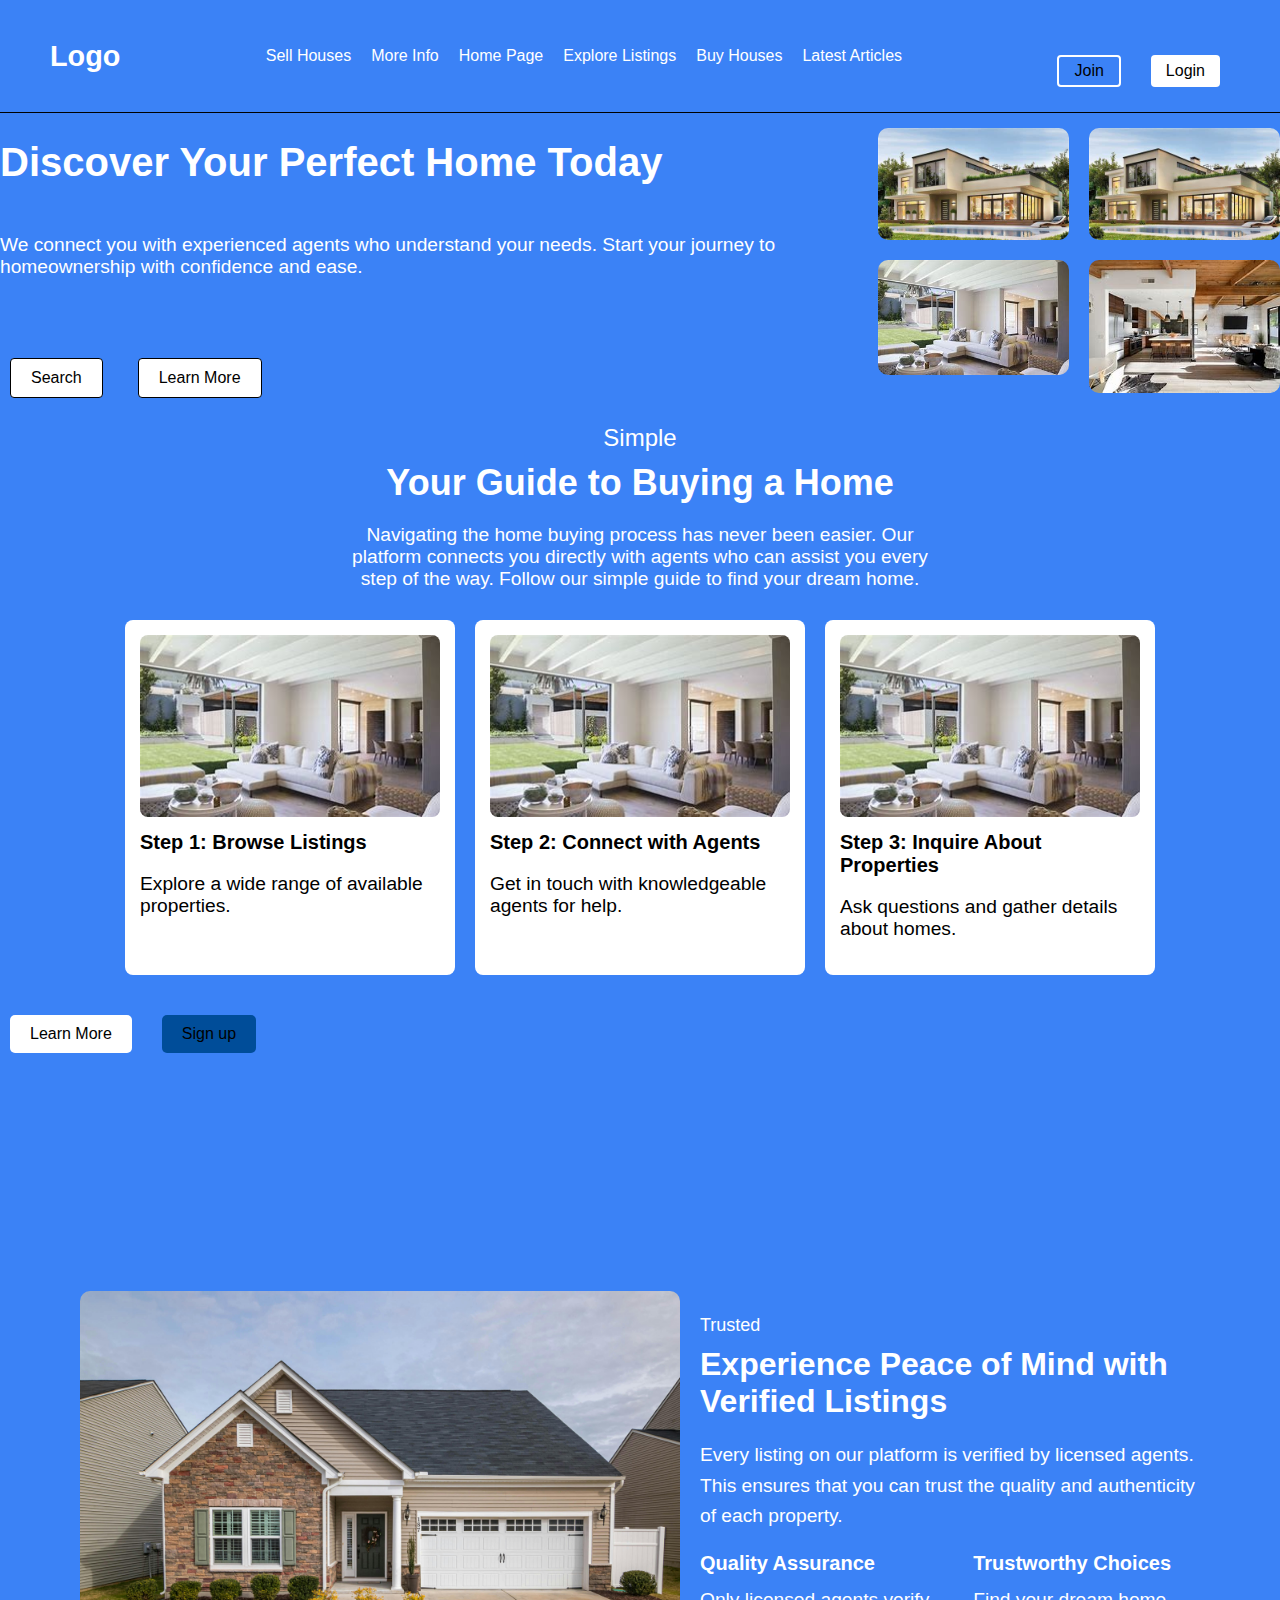
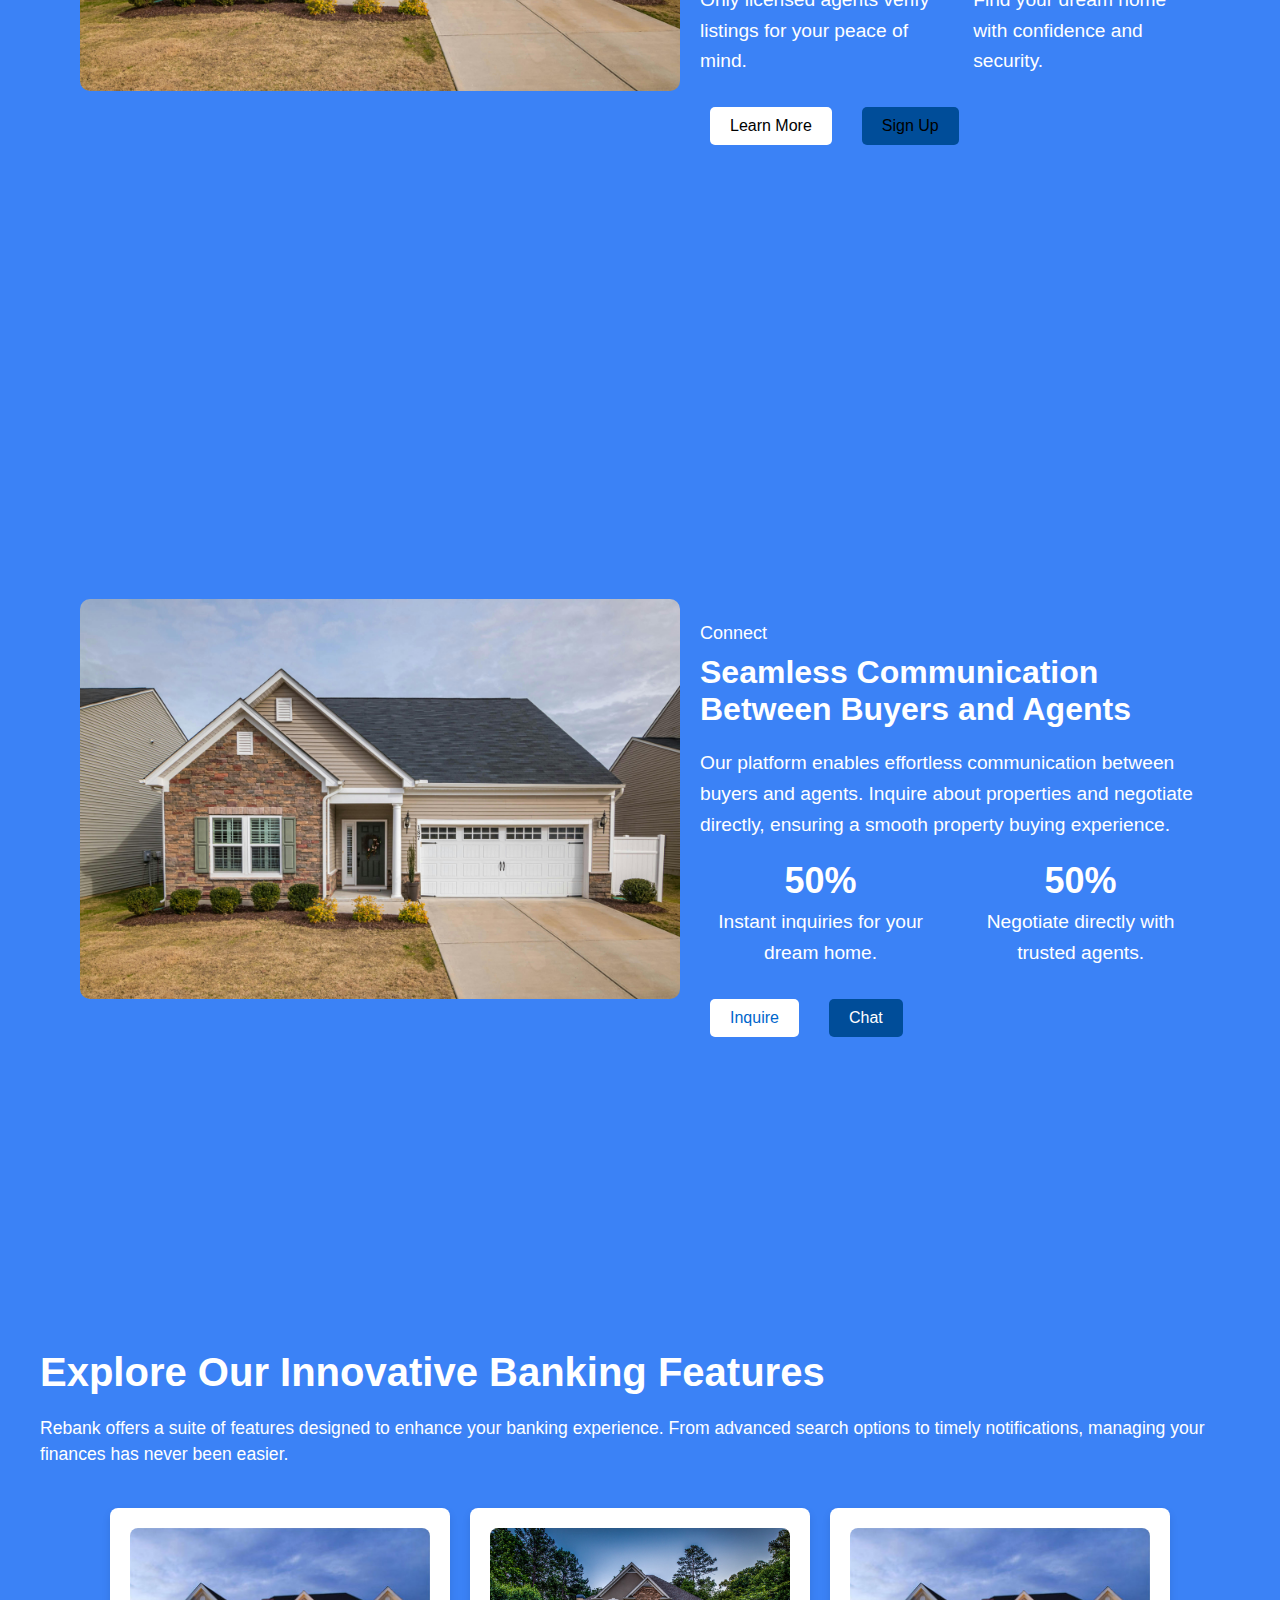
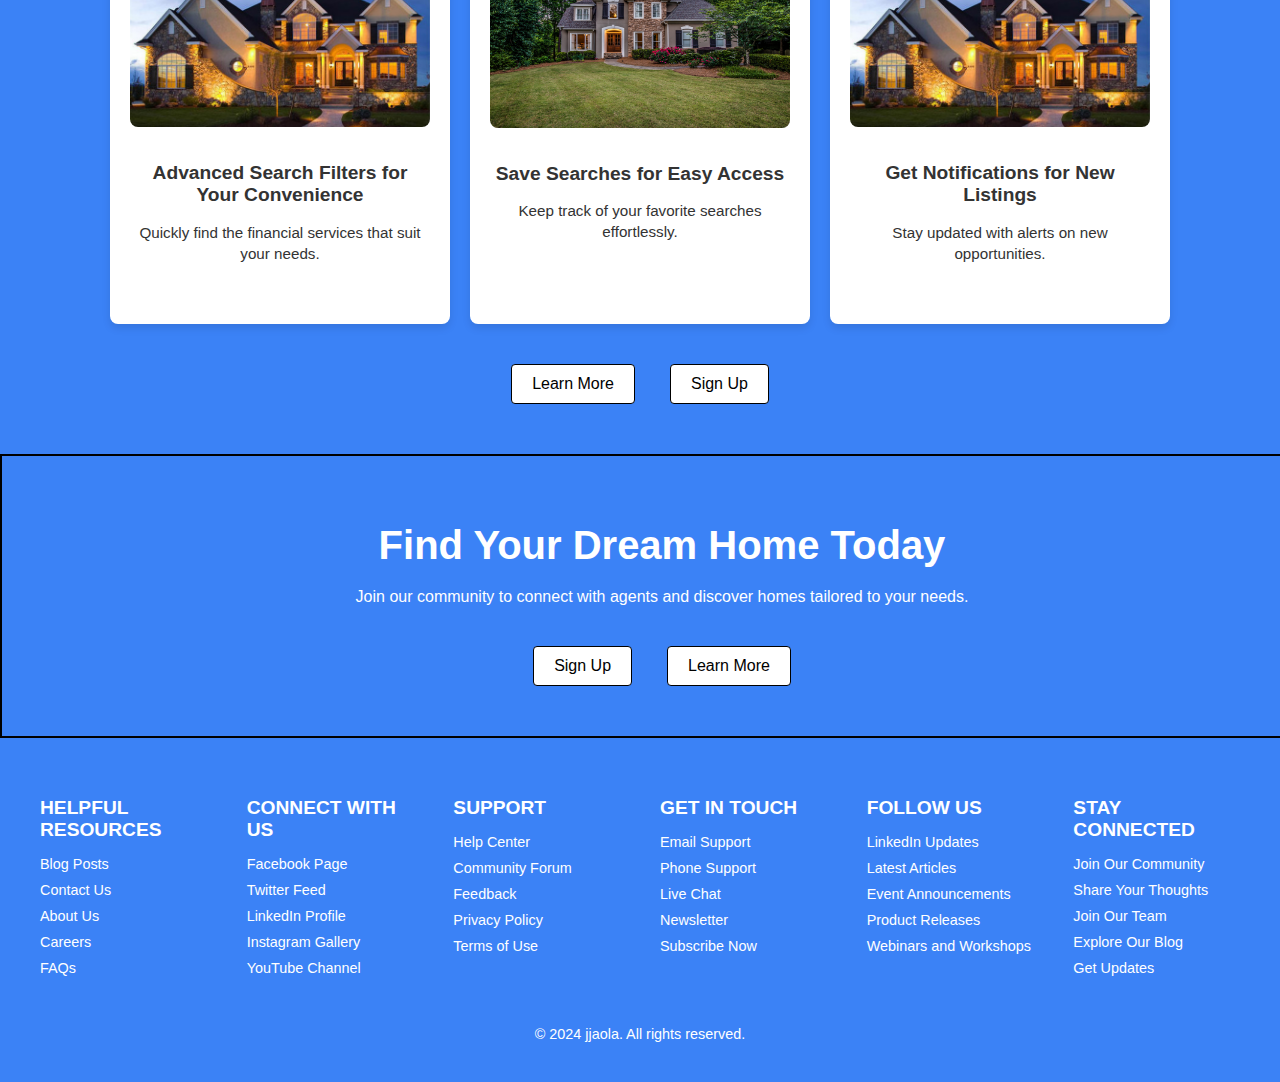
<file: index.html>
<!DOCTYPE html>
<html lang="en">
<head>
  <meta charset="UTF-8">
  <meta name="viewport" content="width=device-width, initial-scale=1.0">
 <link rel="stylesheet" href="./css/home.css">
  <title>Perfect Home</title>
</head>
<body>
  <nav class="navbar">
    <div class="logo">Logo</div>
    <div class="menu">
      <a href="#">Sell Houses</a>
      <a href="#">More Info</a>
      <a href="#">Home Page</a>
      <a href="#">Explore Listings</a>
      <a href="#">Buy Houses</a>
      <a href="#">Latest Articles</a>
    </div>
    <div class="buttons">
      <button class="join-button"><a href="./signup.html">Join</a></button>
      <button class="login-button"><a href="./login.html">Login</a></button>
    </div>
  </nav>

  <div class="container1">
    <div class="content">
      <h1>Discover Your Perfect Home Today</h1>
      <p>We connect you with experienced agents who understand your needs. Start your journey to homeownership with confidence and ease.</p>
      <div class="buttons">
        <button class="search-button"><a href="">Search</a></button>
        <button class="learn-more-button"><a href="./blog.html">Learn More</a></button>
      </div>
    </div>
    <div class="image-grid">
      <img src="./img/OIP (3) - Copy.jpg" alt="House 1">
      <img src="./img/OIP (3) - Copy.jpg" alt="House 2">
      <img src="./img/OIP (5) - Copy.jpg" alt="House 3">
      <img src="./img/OIP (6) - Copy.jpg" alt="House 4">
    </div>
  </div>
  <div class="container2">
    <header>
      <h1>Simple</h1>
      <h2>Your Guide to Buying a Home</h2>
      <p>
        Navigating the home buying process has never been easier. Our platform connects you directly with agents who can assist you every step of the way. Follow our simple guide to find your dream home.
      </p>
    </header>

    <div class="steps">
      <div class="step">
        <img src="./img/OIP (5) - Copy.jpg" alt="Modern house">
        <h3>Step 1: Browse Listings</h3>
        <p>Explore a wide range of available properties.</p>
      </div>
      <div class="step">
        <img src="./img/OIP (5).jpg" alt="Traditional house">
        <h3>Step 2: Connect with Agents</h3>
        <p>Get in touch with knowledgeable agents for help.</p>
      </div>
      <div class="step">
        <img src="./img/OIP (5).jpg" alt="Luxury house">
        <h3>Step 3: Inquire About Properties</h3>
        <p>Ask questions and gather details about homes.</p>
      </div>
    </div>

    <div class="actions">
      <button class="learn-more"><a href="./blog.html">Learn More</a></button>
      <button class="sign-up"><a href="./signup.html">Sign up</a></button>
    </div>
  </div>
  <div class="container3">
    <div class="content">
      <div class="image-section">
        <img src="./img/photo-of-house-3555615 - Copy.jpg" alt="House">
      </div>
      <div class="text-section">
        <h4>Trusted</h4>
        <h1>Experience Peace of Mind with Verified Listings</h1>
        <p>
          Every listing on our platform is verified by licensed agents. This ensures that you can trust the quality and authenticity of each property.
        </p>
        <div class="features">
          <div class="feature">
            <h3>Quality Assurance</h3>
            <p>Only licensed agents verify listings for your peace of mind.</p>
          </div>
          <div class="feature">
            <h3>Trustworthy Choices</h3>
            <p>Find your dream home with confidence and security.</p>
          </div>
        </div>
        <div class="actions">
          <button class="learn-more"><a href="./blog.html">Learn More</a></button>
          <button class="sign-up"><a href="./signup.html">Sign Up</a></button>
        </div>
      </div>
    </div>
  </div>
  <div class="container4">
    <div class="content">
      <div class="image-section">
        <img src="./img/photo-of-house-3555615.jpg" alt="Beautiful house">
      </div>
      <div class="text-section">
        <h4>Connect</h4>
        <h1>Seamless Communication Between Buyers and Agents</h1>
        <p>
          Our platform enables effortless communication between buyers and agents. Inquire about properties and negotiate directly, ensuring a smooth property buying experience.
        </p>
        <div class="stats">
          <div class="stat">
            <h2>50%</h2>
            <p>Instant inquiries for your dream home.</p>
          </div>
          <div class="stat">
            <h2>50%</h2>
            <p>Negotiate directly with trusted agents.</p>
          </div>
        </div>
        <div class="actions">
          <button class="inquire">Inquire</button>
          <button class="chat">Chat</button>
        </div>
      </div>
    </div>
  </div>
  <div class="features-section">
    <h1>Explore Our Innovative Banking Features</h1>
    <p>
      Rebank offers a suite of features designed to enhance your banking experience. From advanced
      search options to timely notifications, managing your finances has never been easier.
    </p>

    <div class="features-grid">
      <div class="feature-card">
        <img src="./img/R - Copy.jpg" alt="Advanced Search Filters">
        <h2>Advanced Search Filters for Your Convenience</h2>
        <p>Quickly find the financial services that suit your needs.</p>
      </div>
      <div class="feature-card">
        <img src="./img/Residential-13-2000x1333.jpg" alt="Save Searches">
        <h2>Save Searches for Easy Access</h2>
        <p>Keep track of your favorite searches effortlessly.</p>
      </div>
      <div class="feature-card">
        <img src="./img/R - Copy.jpg" alt="Notifications">
        <h2>Get Notifications for New Listings</h2>
        <p>Stay updated with alerts on new opportunities.</p>
      </div>
    </div>

    <div class="buttons">
      <button class="learn-more"><a href="./blog.html">Learn More</a></button>
      <button class="sign-up"><a href="./signup.html">Sign Up</a></button>
    </div>
  </div>
  <div class="container5">
    <h1>Find Your Dream Home Today</h1>
    <p>Join our community to connect with agents and discover homes tailored to your needs.</p>
    <div class="buttons">
      <button><a href="./signup.html">Sign Up</a></button>
      <button><a href="./blog.html">Learn More</a></button>
  </div>
</div>
  <footer>
    <div class="footer-container">
      <div class="footer-column">
        <h3>Helpful Resources</h3>
        <ul>
          <li><a href="#">Blog Posts</a></li>
          <li><a href="#">Contact Us</a></li>
          <li><a href="#">About Us</a></li>
          <li><a href="#">Careers</a></li>
          <li><a href="#">FAQs</a></li>
        </ul>
      </div>
      <div class="footer-column">
        <h3>Connect With Us</h3>
        <ul>
          <li><a href="#">Facebook Page</a></li>
          <li><a href="#">Twitter Feed</a></li>
          <li><a href="#">LinkedIn Profile</a></li>
          <li><a href="#">Instagram Gallery</a></li>
          <li><a href="#">YouTube Channel</a></li>
        </ul>
      </div>
      <div class="footer-column">
        <h3>Support</h3>
        <ul>
          <li><a href="#">Help Center</a></li>
          <li><a href="#">Community Forum</a></li>
          <li><a href="#">Feedback</a></li>
          <li><a href="#">Privacy Policy</a></li>
          <li><a href="#">Terms of Use</a></li>
        </ul>
      </div>
      <div class="footer-column">
        <h3>Get In Touch</h3>
        <ul>
          <li><a href="#">Email Support</a></li>
          <li><a href="#">Phone Support</a></li>
          <li><a href="#">Live Chat</a></li>
          <li><a href="#">Newsletter</a></li>
          <li><a href="#">Subscribe Now</a></li>
        </ul>
      </div>
      <div class="footer-column">
        <h3>Follow Us</h3>
        <ul>
          <li><a href="#">LinkedIn Updates</a></li>
          <li><a href="#">Latest Articles</a></li>
          <li><a href="#">Event Announcements</a></li>
          <li><a href="#">Product Releases</a></li>
          <li><a href="#">Webinars and Workshops</a></li>
        </ul>
      </div>
      <div class="footer-column">
        <h3>Stay Connected</h3>
        <ul>
          <li><a href="#">Join Our Community</a></li>
          <li><a href="#">Share Your Thoughts</a></li>
          <li><a href="#">Join Our Team</a></li>
          <li><a href="#">Explore Our Blog</a></li>
          <li><a href="#">Get Updates</a></li>
        </ul>
      </div>
    </div>
    <div class="footer-bottom">
      © 2024 jjaola. All rights reserved.
    </div>
  </footer>
</body>
</html>
</file>
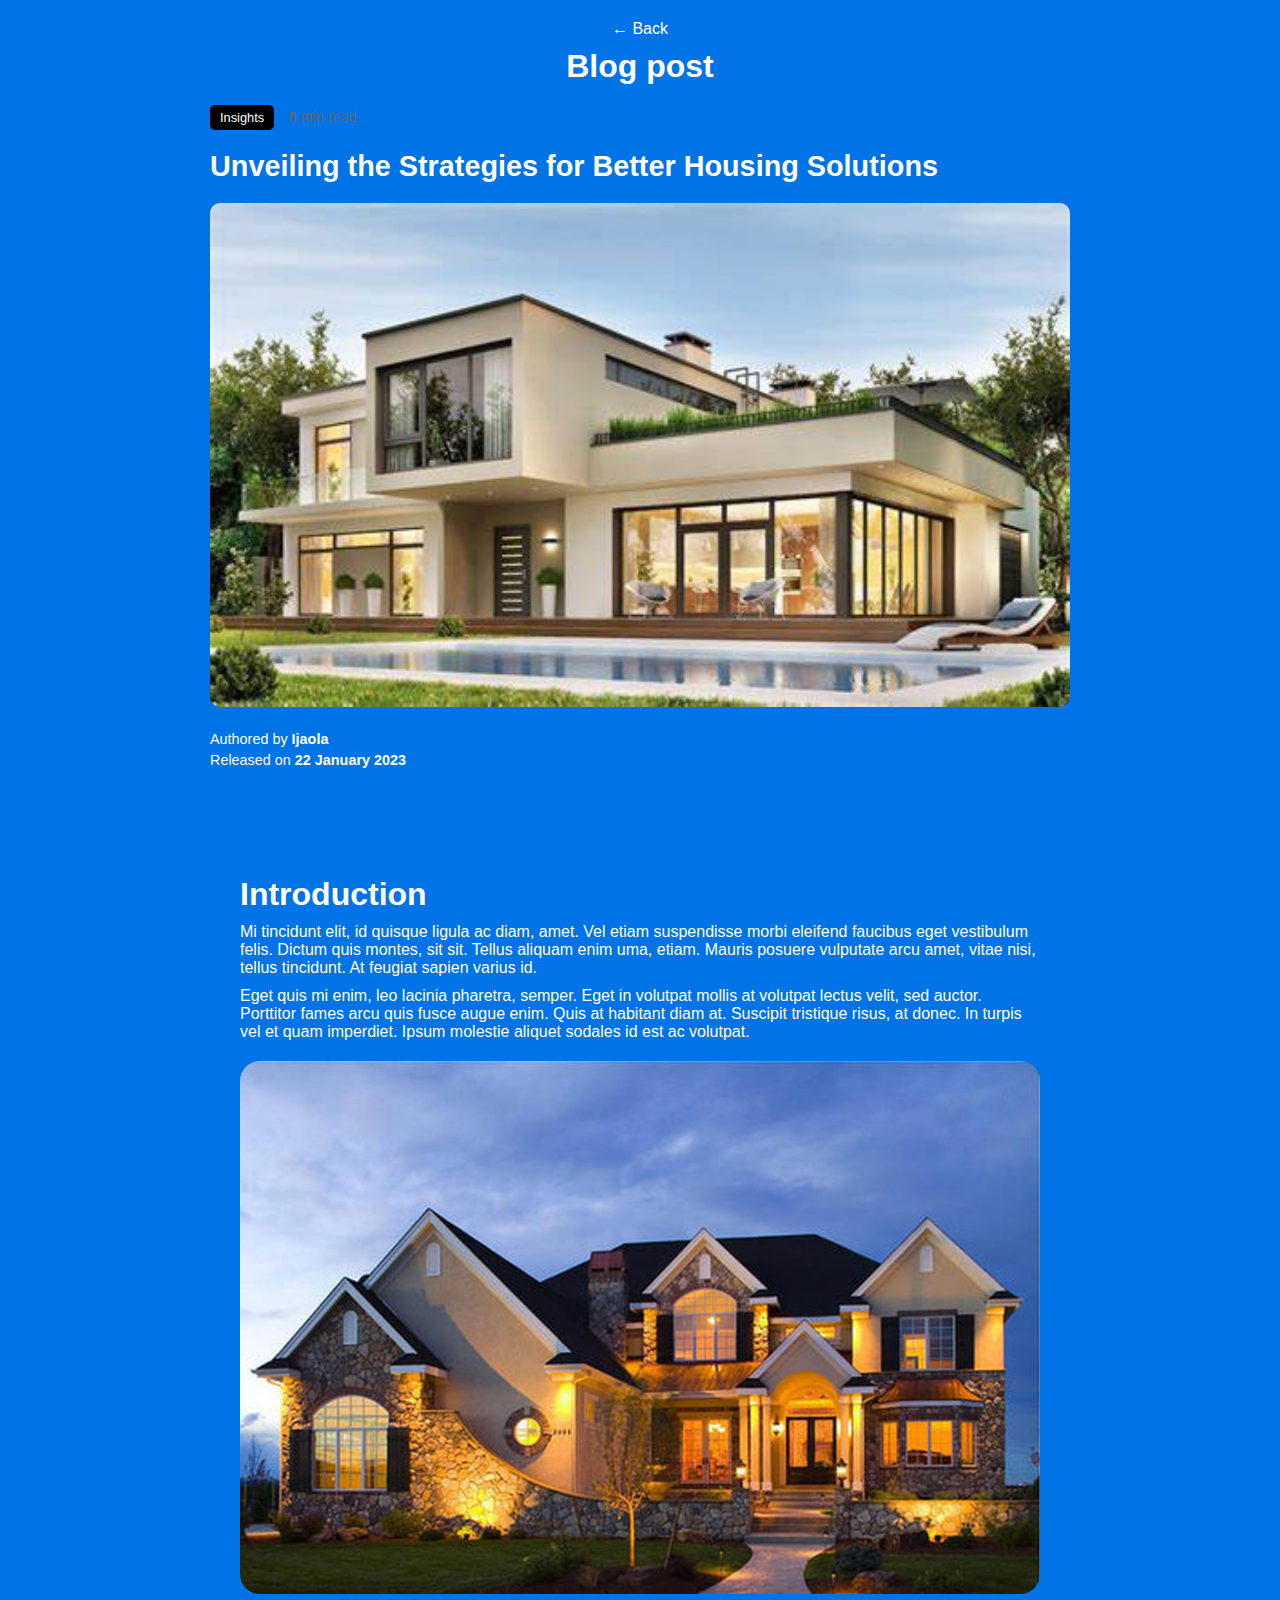
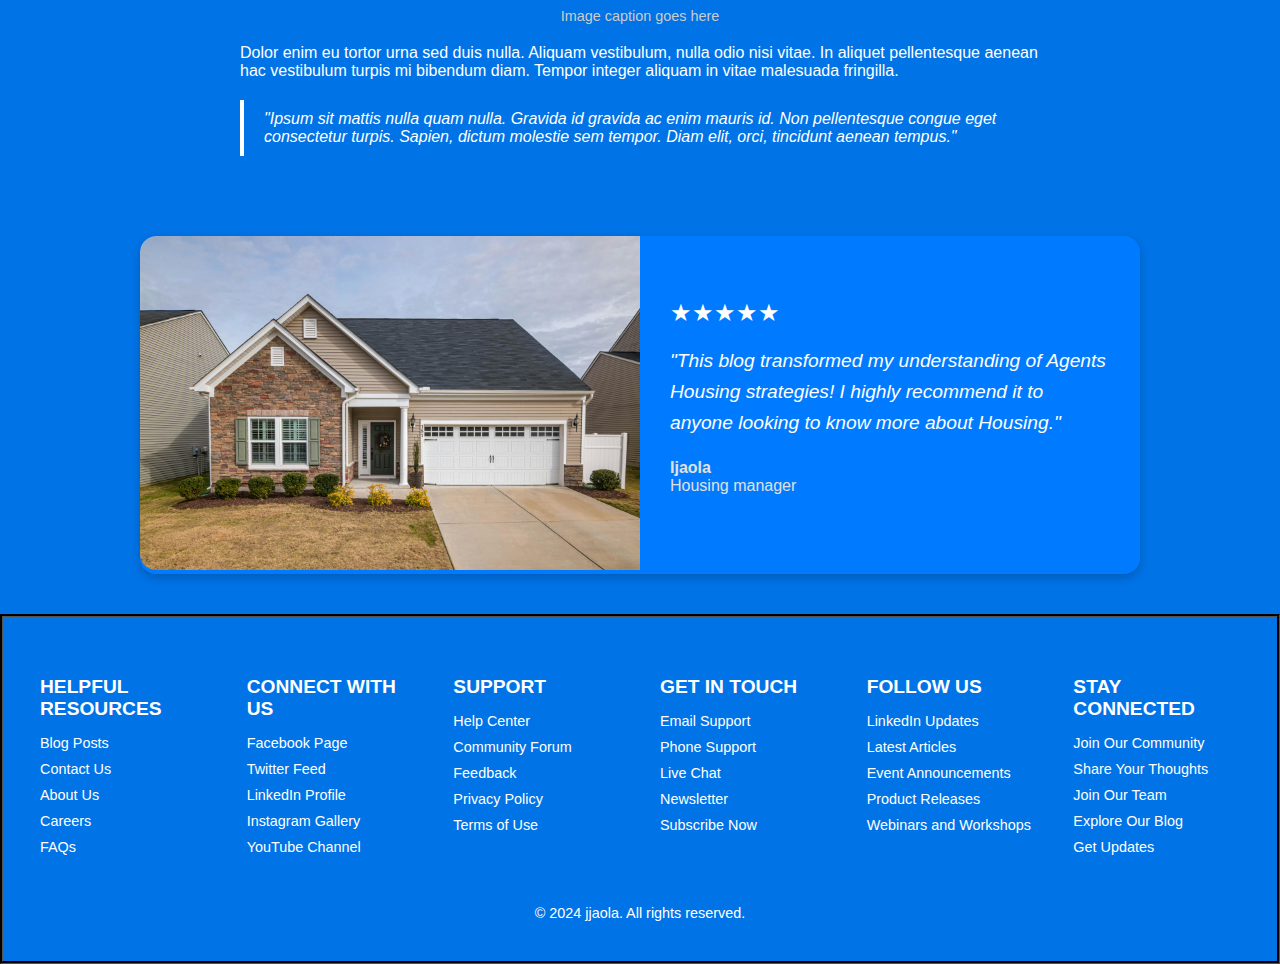
<file: blog.html>
<!DOCTYPE html>
<html lang="en">
<head>
  <meta charset="UTF-8">
  <meta name="viewport" content="width=device-width, initial-scale=1.0">
  <title>Blog Post</title>
  <link rel="stylesheet" href="./blog.css">
  <!-- <link href="https://cdnjs.cloudflare.com/ajax/libs/font-awesome/6.5.0/css/all.min.css" rel="stylesheet"> Font Awesome -->
</head>
<body>
  <div class="blog-container">
    <header>
      <a href="./index.html" class="back-link">&larr; Back</a>
      <h1>Blog post</h1>
    </header>

    <section class="content">
      <div class="tag">Insights</div>
      <span class="read-time">5 min read</span>
      <h2>Unveiling the Strategies for Better Housing Solutions</h2>
      <img src="./OIP (3).jpg" alt="Beautiful house" class="blog-image">
      
      <div class="details">
        <p>Authored by <span>Ijaola</span></p>
        <p>Released on <span>22 January 2023</span></p>
      </div>
      
      <div class="social-icons">
        <a href="#" title="Copy Link"><i class="fas fa-link"></i></a>
        <a href="#" title="LinkedIn"><i class="fab fa-linkedin"></i></a>
        <a href="#" title="Close"><i class="fas fa-times"></i></a>
        <a href="#" title="Facebook"><i class="fab fa-facebook"></i></a>
      </div>
    </section>
  </div>
   <div class="container">
    <section class="section">
      <h1 class="title">Introduction</h1>
      <p>
        Mi tincidunt elit, id quisque ligula ac diam, amet. Vel etiam suspendisse morbi eleifend faucibus 
        eget vestibulum felis. Dictum quis montes, sit sit. Tellus aliquam enim uma, etiam. Mauris posuere 
        vulputate arcu amet, vitae nisi, tellus tincidunt. At feugiat sapien varius id.
      </p>
      <p>
        Eget quis mi enim, leo lacinia pharetra, semper. Eget in volutpat mollis at volutpat lectus velit, sed auctor. 
        Porttitor fames arcu quis fusce augue enim. Quis at habitant diam at. Suscipit tristique risus, at donec. 
        In turpis vel et quam imperdiet. Ipsum molestie aliquet sodales id est ac volutpat.
      </p>
    </section>
    <div class="image-container">
      <img src="./R - Copy.jpg" alt="Modern house">
      <p class="image-caption">Image caption goes here</p>
    </div>

    <section class="section">
      <p>
        Dolor enim eu tortor urna sed duis nulla. Aliquam vestibulum, nulla odio nisi vitae. In aliquet pellentesque 
        aenean hac vestibulum turpis mi bibendum diam. Tempor integer aliquam in vitae malesuada fringilla.
      </p>
      <blockquote>
        "Ipsum sit mattis nulla quam nulla. Gravida id gravida ac enim mauris id. Non pellentesque congue eget consectetur 
        turpis. Sapien, dictum molestie sem tempor. Diam elit, orci, tincidunt aenean tempus."
      </blockquote>
    </section>
  </div>
  <div class="testimonial-container">
    <div class="image-section">
      <img src="./photo-of-house-3555615.jpg" alt="House image">
    </div>
    <div class="text-section">
      <div class="rating">★★★★★</div>
      <p class="testimonial">
        "This blog transformed my understanding of Agents Housing strategies! I highly recommend it to anyone looking to know more about Housing."
      </p>
      <p class="author">
        <strong>Ijaola</strong><br>
        Housing manager
      </p>
    </div>
  </div>
  <footer>
    <div class="footer-container">
      <div class="footer-column">
        <h3>Helpful Resources</h3>
        <ul>
          <li><a href="#">Blog Posts</a></li>
          <li><a href="#">Contact Us</a></li>
          <li><a href="#">About Us</a></li>
          <li><a href="#">Careers</a></li>
          <li><a href="#">FAQs</a></li>
        </ul>
      </div>
      <div class="footer-column">
        <h3>Connect With Us</h3>
        <ul>
          <li><a href="#">Facebook Page</a></li>
          <li><a href="#">Twitter Feed</a></li>
          <li><a href="#">LinkedIn Profile</a></li>
          <li><a href="#">Instagram Gallery</a></li>
          <li><a href="#">YouTube Channel</a></li>
        </ul>
      </div>
      <div class="footer-column">
        <h3>Support</h3>
        <ul>
          <li><a href="#">Help Center</a></li>
          <li><a href="#">Community Forum</a></li>
          <li><a href="#">Feedback</a></li>
          <li><a href="#">Privacy Policy</a></li>
          <li><a href="#">Terms of Use</a></li>
        </ul>
      </div>
      <div class="footer-column">
        <h3>Get In Touch</h3>
        <ul>
          <li><a href="#">Email Support</a></li>
          <li><a href="#">Phone Support</a></li>
          <li><a href="#">Live Chat</a></li>
          <li><a href="#">Newsletter</a></li>
          <li><a href="#">Subscribe Now</a></li>
        </ul>
      </div>
      <div class="footer-column">
        <h3>Follow Us</h3>
        <ul>
          <li><a href="#">LinkedIn Updates</a></li>
          <li><a href="#">Latest Articles</a></li>
          <li><a href="#">Event Announcements</a></li>
          <li><a href="#">Product Releases</a></li>
          <li><a href="#">Webinars and Workshops</a></li>
        </ul>
      </div>
      <div class="footer-column">
        <h3>Stay Connected</h3>
        <ul>
          <li><a href="#">Join Our Community</a></li>
          <li><a href="#">Share Your Thoughts</a></li>
          <li><a href="#">Join Our Team</a></li>
          <li><a href="#">Explore Our Blog</a></li>
          <li><a href="#">Get Updates</a></li>
        </ul>
      </div>
    </div>
    <div class="footer-bottom">
      © 2024 jjaola. All rights reserved.
    </div>
  </footer>
</body>
</html>
</file>
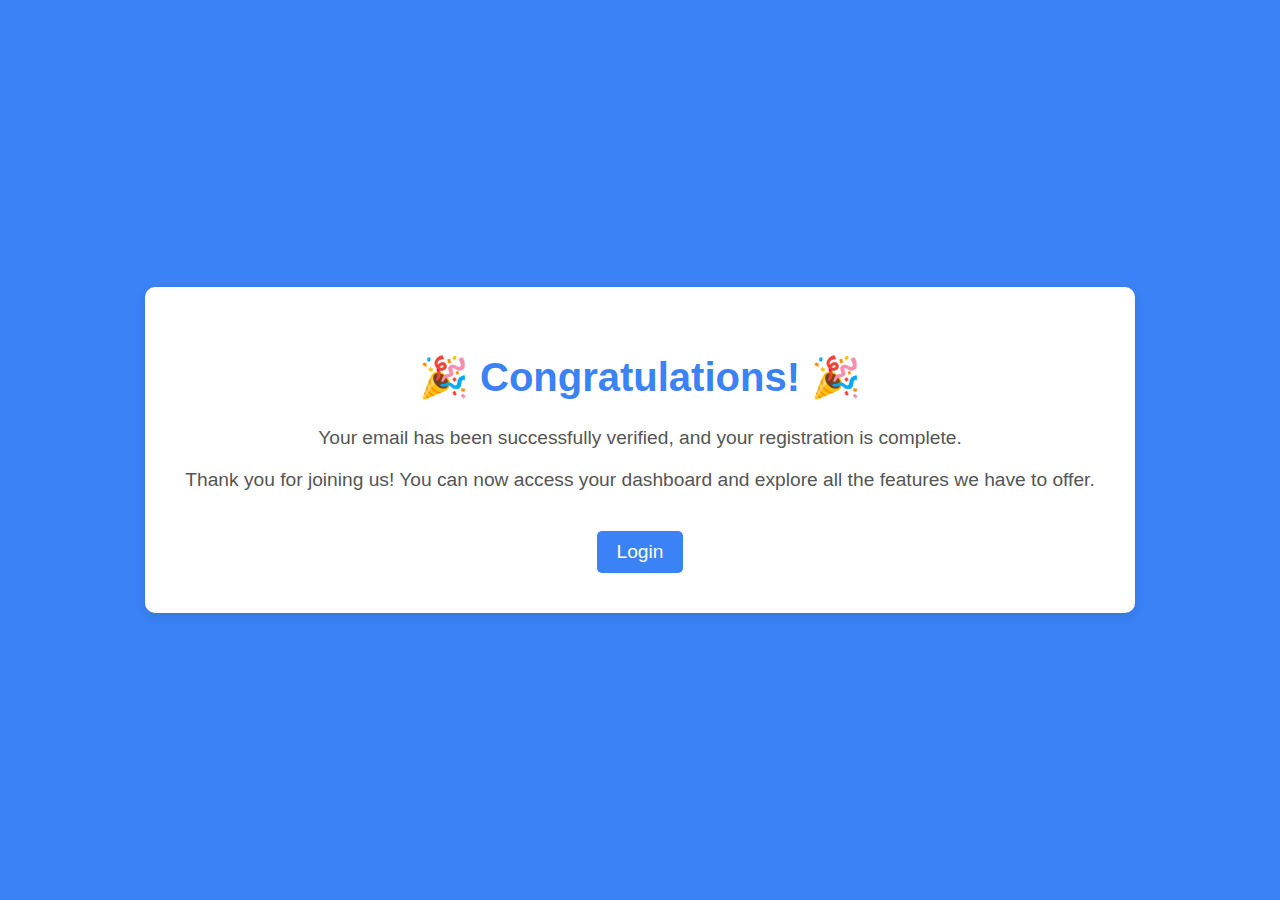
<file: congrats.html>
<!DOCTYPE html>
<html lang="en">
<head>
    <meta charset="UTF-8">
    <meta name="viewport" content="width=device-width, initial-scale=1.0">
    <link rel="stylesheet" href="./css/congrats.css">
    <title>Congratulation page</title>
</head>
<body>
    <div class="container">
        <h1>🎉 Congratulations! 🎉</h1>
        <p>Your email has been successfully verified, and your registration is complete.</p>
        <p>Thank you for joining us! You can now access your dashboard and explore all the features we have to offer.</p>
        <a href="./login.html">Login</a>
    </div>
</body>
</html>
</file>
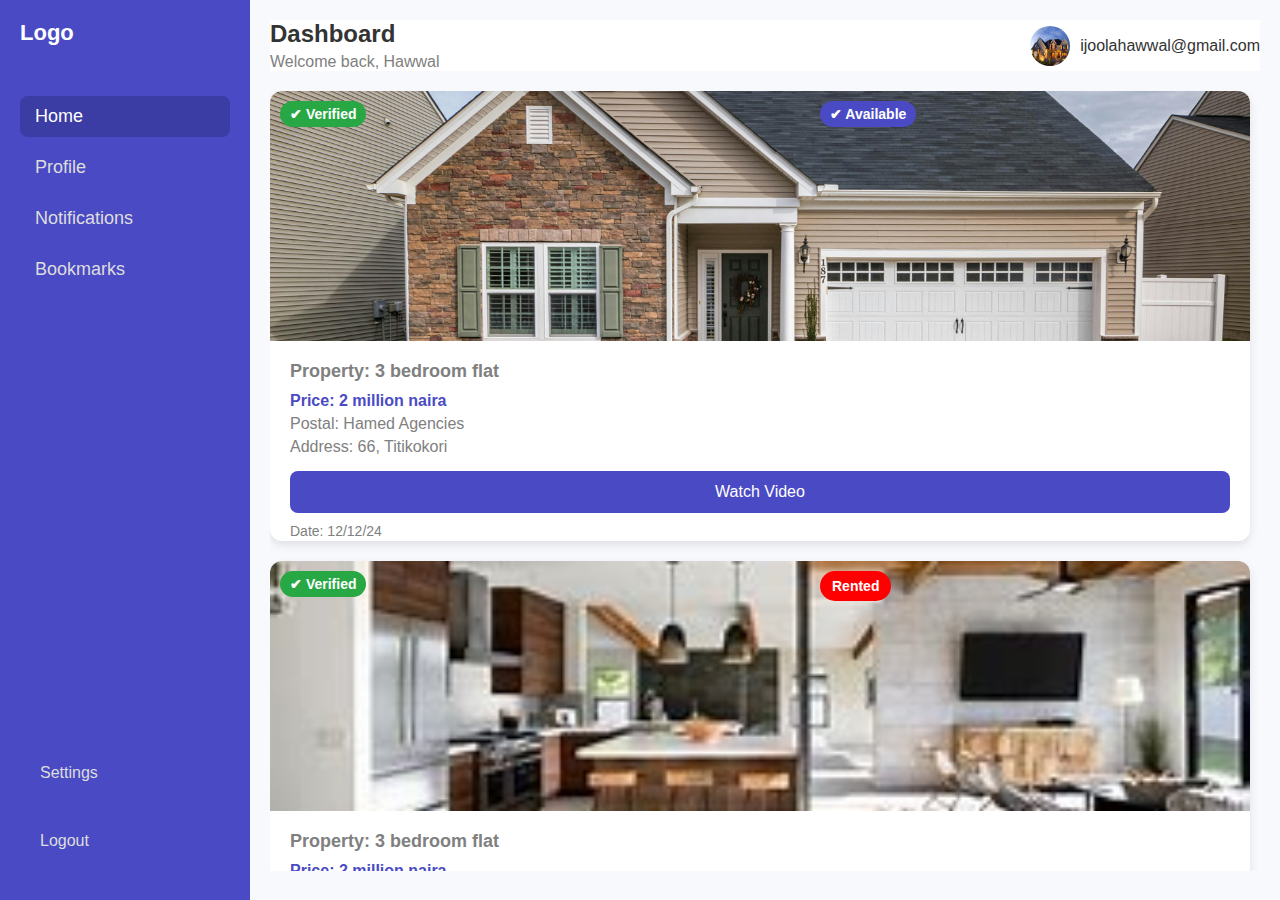
<file: dashboard.html>
<!DOCTYPE html>
<html lang="en">
<head>
  <meta charset="UTF-8">
  <meta name="viewport" content="width=device-width, initial-scale=1.0">
  <title>Property Dashboard</title>
  <link rel="stylesheet" href="./css/style.css">
</head>
<body>
  <div class="dashboard">
    <div class="sidebar">
      <div class="logo">Logo</div>
      <nav>
        <ul>
          <li><a href="#" class="active">Home</a></li>
          <li><a href="./profile.html">Profile</a></li>
          <li><a href="./Nofication.html">Notifications</a></li>
          <li><a href="#">Bookmarks</a></li>
        </ul>
      </nav>
      <div class="sidebar-footer">
        <a href="./setting.html">Settings</a>
        <a href="#">Logout</a>
      </div>
    </div>

    <div class="main-content">
      <div class="header">
        <div>
          <h1>Dashboard</h1>
          <p>Welcome back, Hawwal</p>
        </div>
        <div class="profile-info">
          <img src="./img/R.jpg" alt="Profile">
          <span>ijoolahawwal@gmail.com</span>
        </div>
      </div>
      <div class="property-list">
        <div class="property-card">
          <div class="verified-tag">✔ Verified</div>
          <div class="Available-tag">✔ Available</div>
          <img src="./img/photo-of-house-3555615 - Copy.jpg" alt="Property">
          <div class="card-content">
            <p class="property-type">Property: 3 bedroom flat</p>
            <p class="price">Price: 2 million naira</p>
            <p class="postal">Postal: Hamed Agencies</p>
            <p class="address">Address: 66, Titikokori</p>
            <button>Watch Video</button>
            <span class="date">Date: 12/12/24</span>
          </div>
        </div>
        <div class="property-card">
          <div class="verified-tag">✔ Verified</div>
          <div class="Rented-tag"> Rented</div>
          <img src="./img/OIP (6) - Copy.jpg" alt="Property">
          <div class="card-content">
            <p class="property-type">Property: 3 bedroom flat</p>
            <p class="price">Price: 2 million naira</p>
            <p class="postal">Postal: Hamed Agencies</p>
            <p class="address">Address: 66, Titikokori</p>
            <button>Watch Video</button>
            <span class="date">Date: 12/12/24</span>
          </div>
        </div>

        <div class="property-card">
          <div class="verified-tag">✔ Verified</div>
          <div class="processing-tag"> Proccessing</div>
          <img src="./img/OIP (3).jpg" alt="Property">
          <div class="card-content">
            <p class="property-type">Property: 3 bedroom flat</p>
            <p class="price">Price: 2 million naira</p>
            <p class="postal">Postal: Hamed Agencies</p>
            <p class="address">Address: 66, Titikokori</p>
            <button>Watch Video</button>
            <span class="date">Date: 12/12/24</span>
          </div>
        </div> <div class="property-card">
          <div class="verified-tag">✔ Verified</div>
          <img src="./img/OIP (5) - Copy.jpg" alt="Property">
          <div class="card-content">
            <p class="property-type">Property: 3 bedroom flat</p>
            <p class="price">Price: 2 million naira</p>
            <p class="postal">Postal: Hamed Agencies</p>
            <p class="address">Address: 66, Titikokori</p>
            <button>Watch Video</button>
            <span class="date">Date: 12/12/24</span>
          </div>
        </div>
      </div>
    </div>
  </div>
</body>
</html>
</file>
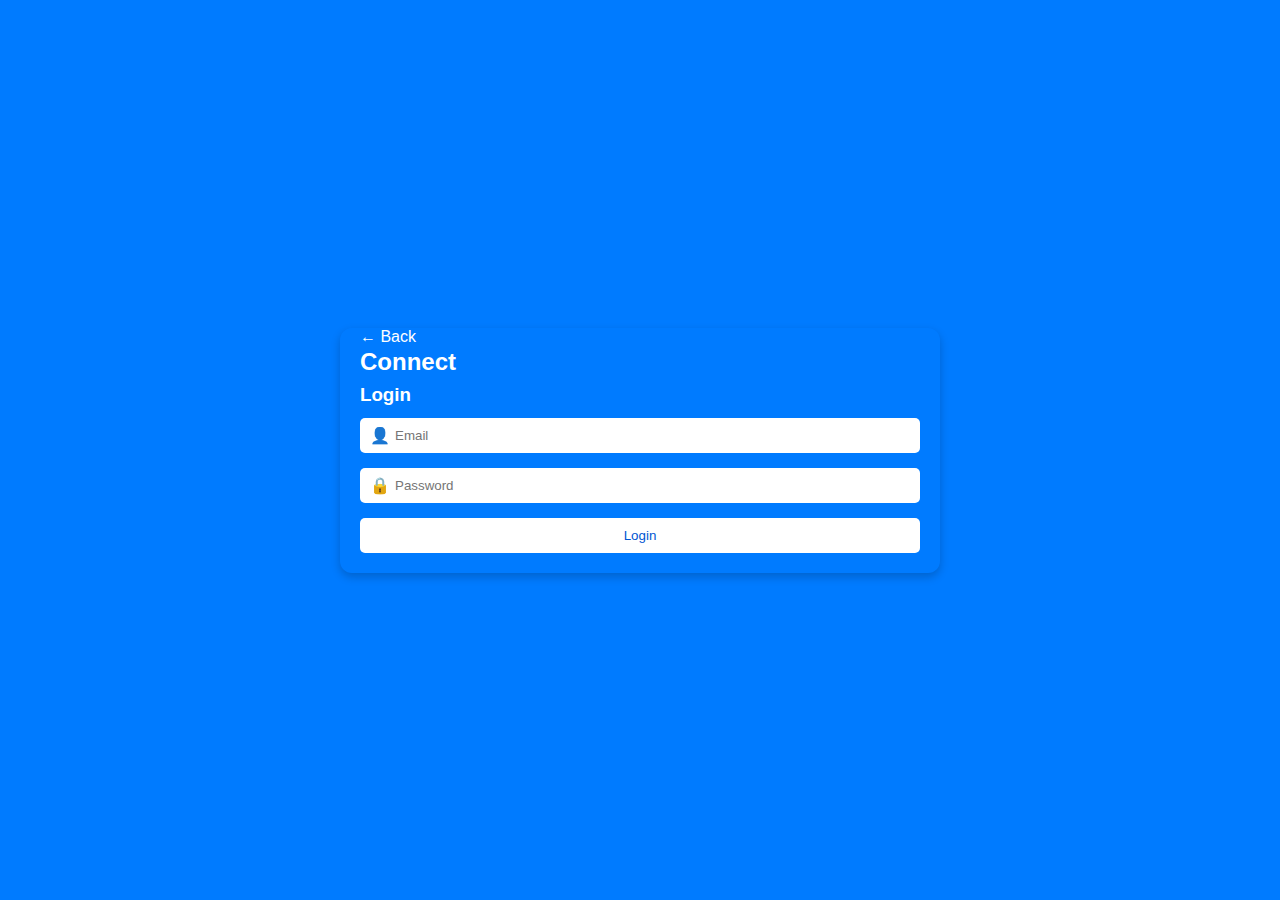
<file: login.html>
<!DOCTYPE html>
<html lang="en">
<head>
  <meta charset="UTF-8">
  <meta name="viewport" content="width=device-width, initial-scale=1.0">
  <title>Sign Up</title>
  <link rel="stylesheet" href="./css/login.css">
  <link rel="stylesheet" href="./css/common.css">
  <script src="./js/login.js" defer></script>
</head>
<body>
  <div class="container">
    <a href="./index.html" class="back-button">← Back</a>
    <div class="form-card">
      <h2>Connect</h2>
      <h3>Login </h3>
      <form id="login-form">
        <div class="input-group">
          <span class="icon">👤</span>
          <input type="email" id="email" placeholder="Email" required>
        </div>
        <div class="input-group">
          <span class="icon">🔒</span>
          <input type="password" id="password" placeholder="Password" required>
        </div>
        <button type="submit" class="login-button">Login</button>
      </form>
    </div>
  </div>
</body>
</html>
</file>
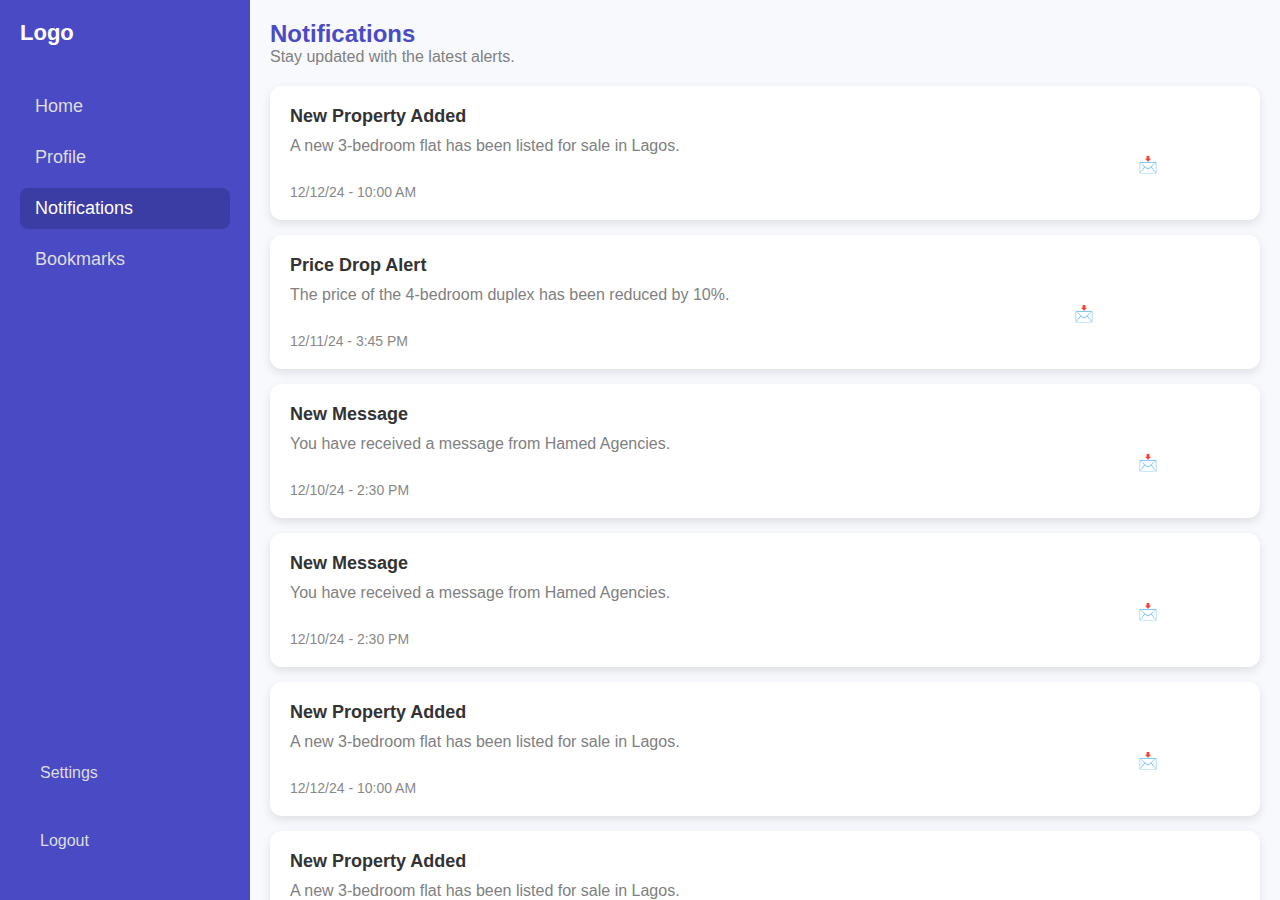
<file: Nofication.html>
<!DOCTYPE html>
<html lang="en">
<head>
  <meta charset="UTF-8">
  <meta name="viewport" content="width=device-width, initial-scale=1.0">
  <title>Notification Page</title>
  <link rel="stylesheet" href="./css/notification.css">
</head>
<body>
  <div class="dashboard">
    <div class="sidebar">
      <div class="logo">Logo</div>
      <nav>
        <ul>
          <li><a href="./dashboard.html">Home</a></li>
          <li><a href="./profile.html">Profile</a></li>
          <li><a href="#" class="active">Notifications</a></li>
          <li><a href="#">Bookmarks</a></li>
        </ul>
      </nav>
      <div class="sidebar-footer">
        <a href="./setting.html">Settings</a>
        <a href="#">Logout</a>
      </div>
    </div>

    <div class="main-content">
      <div class="header">
        <h1>Notifications</h1>
        <p>Stay updated with the latest alerts.</p>
      </div>

      <div class="notification-list">
        <div class="notification-card">
          <h3>New Property Added</h3>
          <p>A new 3-bedroom flat has been listed for sale in Lagos.<span class="emoji">📩</span></p>
          <span class="timestamp">12/12/24 - 10:00 AM</span>
        </div>

        <div class="notification-card">
          <h3>Price Drop Alert</h3>
          <p>The price of the 4-bedroom duplex has been reduced by 10%.<span class="emoji2">📩</span></p>
          <span class="timestamp">12/11/24 - 3:45 PM</span>
        </div>

        <div class="notification-card">
          <h3>New Message</h3>
          <p>You have received a message from Hamed Agencies.<span class="emoji">📩</span></p>
          <span class="timestamp">12/10/24 - 2:30 PM</span>
        </div>
        
        <div class="notification-card">
          <h3>New Message</h3>
          <p>You have received a message from Hamed Agencies.<span class="emoji">📩</span></p>
          <span class="timestamp">12/10/24 - 2:30 PM</span>
        </div>

        <div class="notification-card">
          <h3>New Property Added</h3>
          <p>A new 3-bedroom flat has been listed for sale in Lagos.<span class="emoji">📩</span></p>
          <span class="timestamp">12/12/24 - 10:00 AM</span>
        </div>

        <div class="notification-card">
          <h3>New Property Added</h3>
          <p>A new 3-bedroom flat has been listed for sale in Lagos.<span class="emoji">📩</span></p>
          <span class="timestamp">12/12/24 - 10:00 AM</span>
        </div>

        <div class="notification-card">
          <h3>New Property Added</h3>
          <p>A new 3-bedroom flat has been listed for sale in Lagos.<span class="emoji">📩</span></p>
          <span class="timestamp">12/12/24 - 10:00 AM</span>
        </div>

        <div class="notification-card">
          <h3>New Property Added</h3>
          <p>A new 3-bedroom flat has been listed for sale in Lagos.<span class="emoji">📩</span></p>
          <span class="timestamp">12/12/24 - 10:00 AM</span>
        </div>

        <div class="notification-card">
          <h3>New Property Added</h3>
          <p>A new 3-bedroom flat has been listed for sale in Lagos.<span class="emoji">📩</span></p>
          <span class="timestamp">12/12/24 - 10:00 AM</span>
        </div>

        <div class="notification-card">
          <h3>New Property Added</h3>
          <p>A new 3-bedroom flat has been listed for sale in Lagos.<span class="emoji">📩</span></p>
          <span class="timestamp">12/12/24 - 10:00 AM</span>
        </div>

        <div class="notification-card">
          <h3>New Property Added</h3>
          <p>A new 3-bedroom flat has been listed for sale in Lagos. <span class="emoji">📩</span></p>
          <span class="timestamp">12/12/24 - 10:00 AM</span>
        </div>

      </div>
    </div>
  </div>
</body>
</html>
</file>
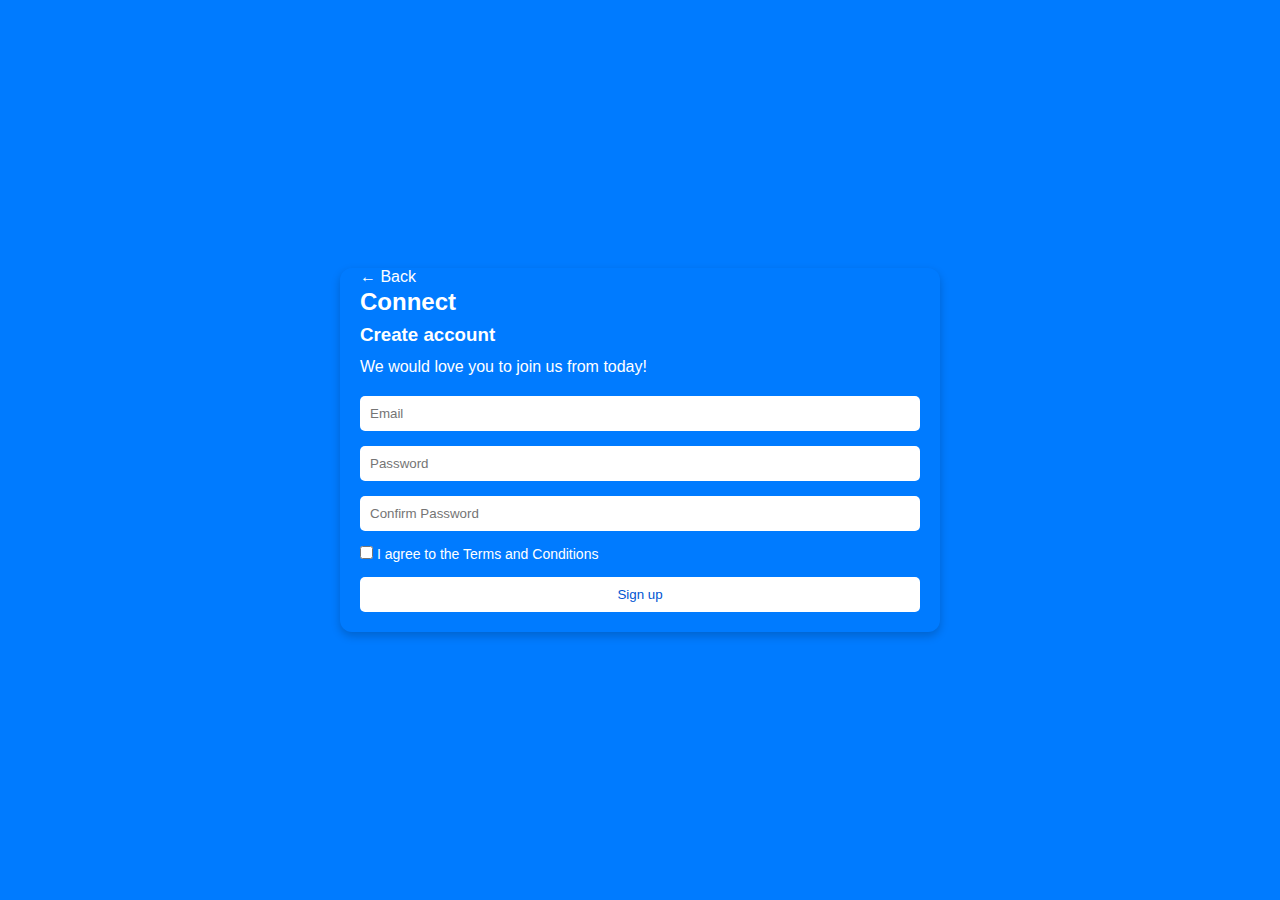
<file: signup.html>
<!DOCTYPE html>
<html lang="en">
<head>
  <meta charset="UTF-8">
  <meta name="viewport" content="width=device-width, initial-scale=1.0">
  <title>Create Account</title>
  <link rel="stylesheet" href="./css/signup.css">
  <link rel="stylesheet" href="./css/common.css">
  <script src="./js/signup.js" defer></script>
</head>
<body>
  <div class="container">
    <a href="./index.html" class="back-button">← Back</a>
    <div class="form-card">
      <h2>Connect</h2>
      <h3>Create account</h3>
      <p>We would love you to join us from today!</p>
      <form id="signup-form">
        <input type="email" id="email" placeholder="Email" required>
        <input type="password" id="password" placeholder="Password" required>
        <input type="password" id="confirm-pass" placeholder="Confirm Password" required>
        <label>
          <input type="checkbox" id="agreedToTerms" required>
          I agree to the Terms and Conditions
        </label>
        <button type="submit" class="signup-button">Sign up</button>
      </form>
    </div>
  </div>
</body>
</html>
</file>
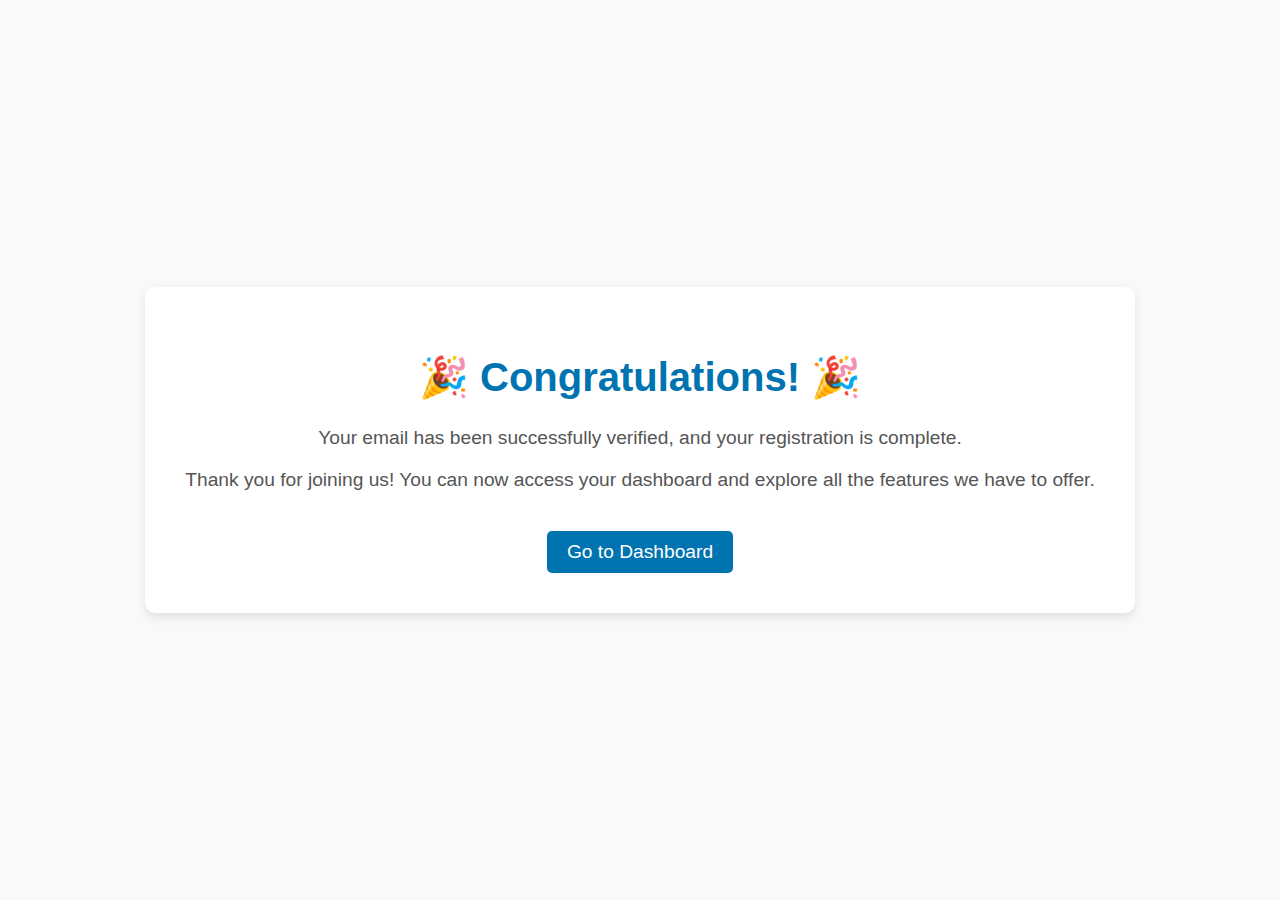
<file: congratulationpage/page.html>
<!DOCTYPE html>
<html lang="en">
<head>
    <meta charset="UTF-8">
    <meta name="viewport" content="width=device-width, initial-scale=1.0">
    <link rel="stylesheet" href="./page.css">
    <title>Congratulation page</title>
</head>
<body>
    <div class="container">
        <h1>🎉 Congratulations! 🎉</h1>
        <p>Your email has been successfully verified, and your registration is complete.</p>
        <p>Thank you for joining us! You can now access your dashboard and explore all the features we have to offer.</p>
        <a href="#">Go to Dashboard</a>
    </div>
</body>
</html>
</file>
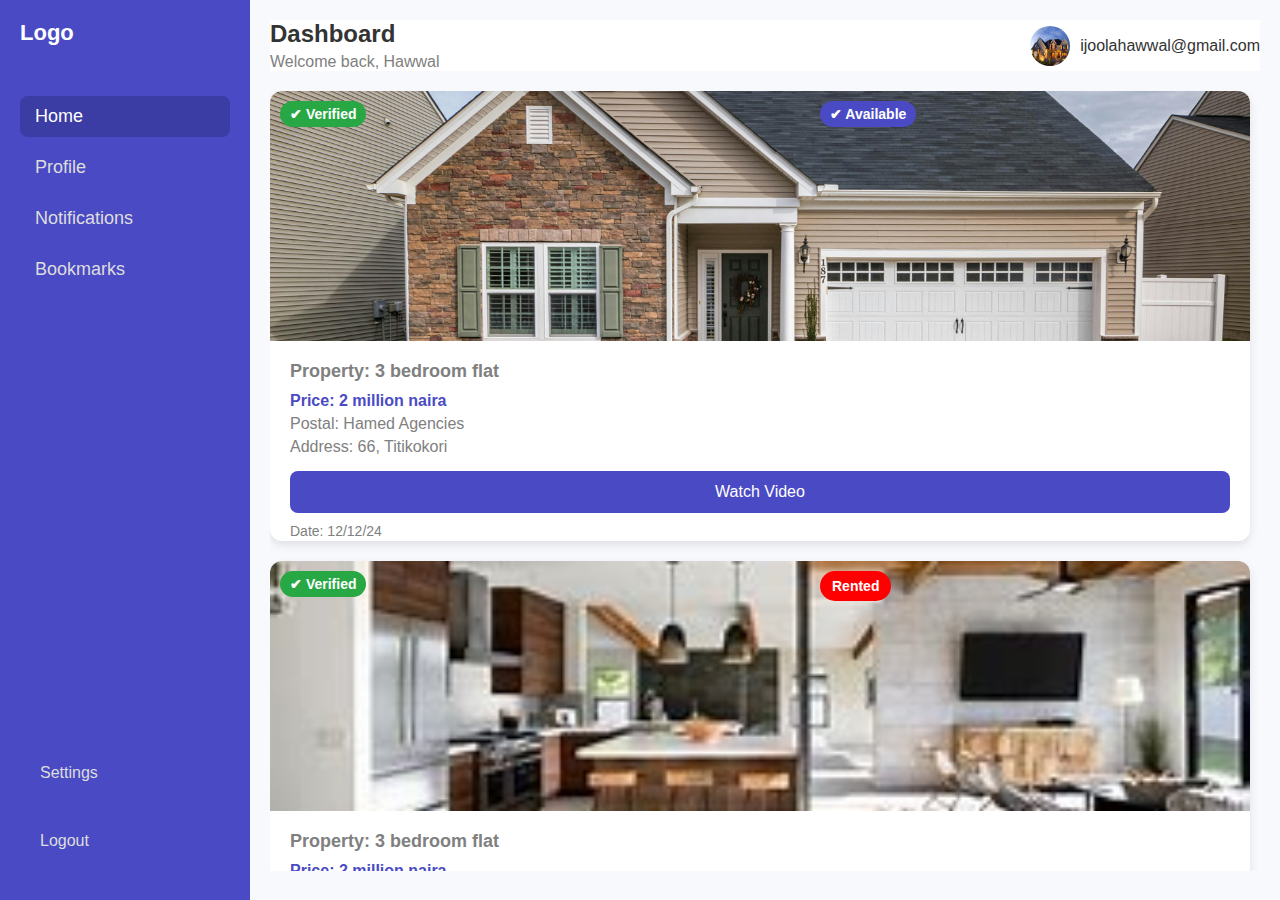
<file: housingdashboard/dashboard.html>
<!DOCTYPE html>
<html lang="en">
<head>
  <meta charset="UTF-8">
  <meta name="viewport" content="width=device-width, initial-scale=1.0">
  <title>Property Dashboard</title>
  <link rel="stylesheet" href="./css/dashboard.css">
</head>
<body>
  <div class="dashboard">
    <div class="sidebar">
      <div class="logo">Logo</div>
      <nav>
        <ul>
          <li><a href="#" class="active">Home</a></li>
          <li><a href="./profile.html">Profile</a></li>
          <li><a href="./Nofication.html">Notifications</a></li>
          <li><a href="#">Bookmarks</a></li>
        </ul>
      </nav>
      <div class="sidebar-footer">
        <a href="./setting.html">Settings</a>
        <a href="#">Logout</a>
      </div>
    </div>

    <div class="main-content">
      <div class="header">
        <div>
          <h1>Dashboard</h1>
          <p>Welcome back, Hawwal</p>
        </div>
        <div class="profile-info">
          <img src="./img/R.jpg" alt="Profile">
          <span>ijoolahawwal@gmail.com</span>
        </div>
      </div>
      <div class="property-list">
        <div class="property-card">
          <div class="verified-tag">✔ Verified</div>
          <div class="Available-tag">✔ Available</div>
          <img src="./img/photo-of-house-3555615 - Copy.jpg" alt="Property">
          <div class="card-content">
            <p class="property-type">Property: 3 bedroom flat</p>
            <p class="price">Price: 2 million naira</p>
            <p class="postal">Postal: Hamed Agencies</p>
            <p class="address">Address: 66, Titikokori</p>
            <button>Watch Video</button>
            <span class="date">Date: 12/12/24</span>
          </div>
        </div>
        <div class="property-card">
          <div class="verified-tag">✔ Verified</div>
          <div class="Rented-tag"> Rented</div>
          <img src="./img/OIP (6) - Copy.jpg" alt="Property">
          <div class="card-content">
            <p class="property-type">Property: 3 bedroom flat</p>
            <p class="price">Price: 2 million naira</p>
            <p class="postal">Postal: Hamed Agencies</p>
            <p class="address">Address: 66, Titikokori</p>
            <button>Watch Video</button>
            <span class="date">Date: 12/12/24</span>
          </div>
        </div>

        <div class="property-card">
          <div class="verified-tag">✔ Verified</div>
          <div class="processing-tag"> Proccessing</div>
          <img src="./img/OIP (3).jpg" alt="Property">
          <div class="card-content">
            <p class="property-type">Property: 3 bedroom flat</p>
            <p class="price">Price: 2 million naira</p>
            <p class="postal">Postal: Hamed Agencies</p>
            <p class="address">Address: 66, Titikokori</p>
            <button>Watch Video</button>
            <span class="date">Date: 12/12/24</span>
          </div>
        </div> <div class="property-card">
          <div class="verified-tag">✔ Verified</div>
          <img src="./img/OIP (5) - Copy.jpg" alt="Property">
          <div class="card-content">
            <p class="property-type">Property: 3 bedroom flat</p>
            <p class="price">Price: 2 million naira</p>
            <p class="postal">Postal: Hamed Agencies</p>
            <p class="address">Address: 66, Titikokori</p>
            <button>Watch Video</button>
            <span class="date">Date: 12/12/24</span>
          </div>
        </div>
      </div>
    </div>
  </div>
</body>
</html>
</file>
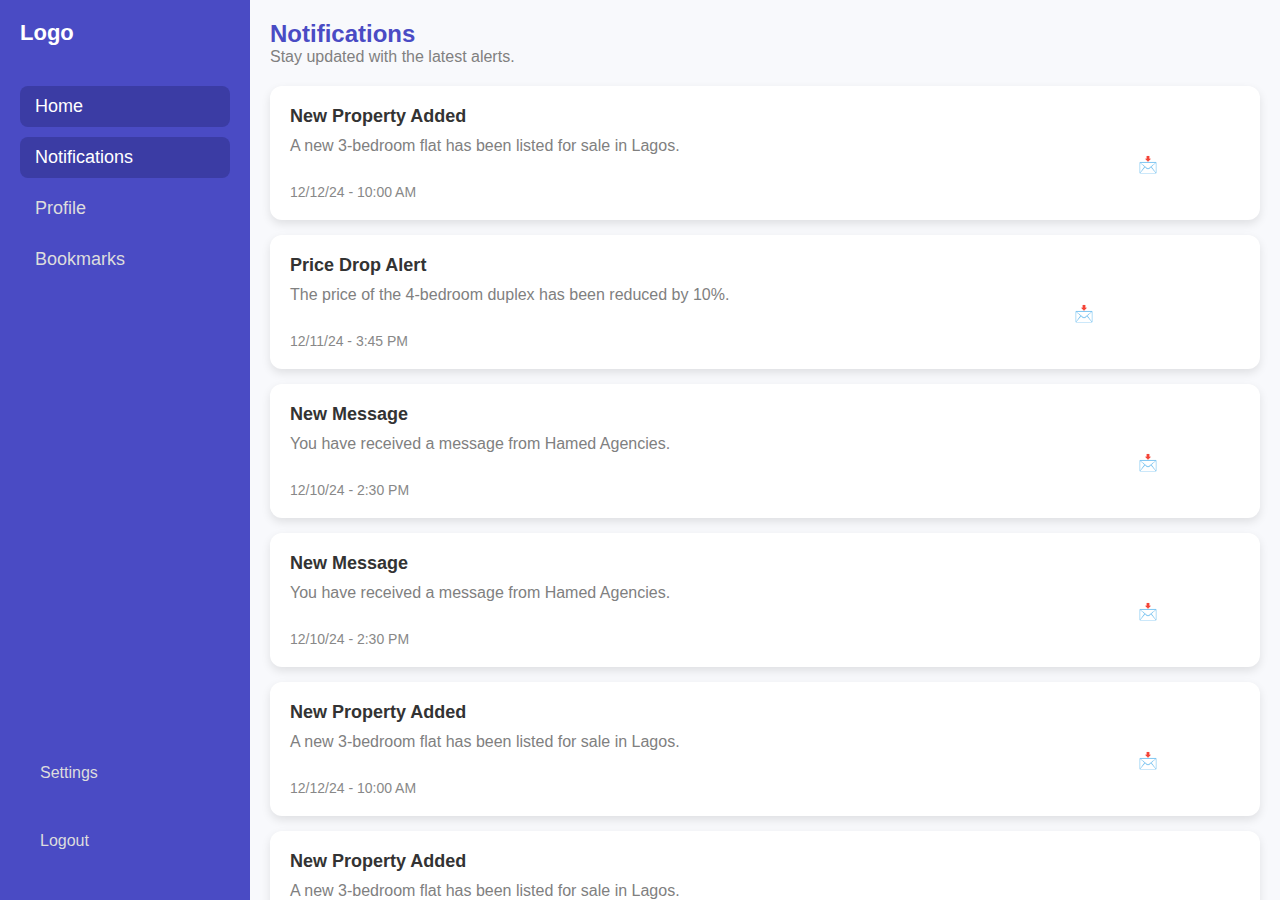
<file: housingdashboard/notification.html>
<!DOCTYPE html>
<html lang="en">
<head>
  <meta charset="UTF-8">
  <meta name="viewport" content="width=device-width, initial-scale=1.0">
  <title>Notification Page</title>
  <link rel="stylesheet" href="./css/notification.css">
</head>
<body>
  <div class="dashboard">
    <div class="sidebar">
      <div class="logo">Logo</div>
      <nav>
        <ul>
          <li><a href="./dashboard.html" class="active">Home</a></li>
          <li><a href="#" class="active">Notifications</a></li>
          <li><a href="./profile.html">Profile</a></li>
          <li><a href="#">Bookmarks</a></li>
        </ul>
      </nav>
      <div class="sidebar-footer">
        <a href="./setting.html">Settings</a>
        <a href="#">Logout</a>
      </div>
    </div>

    <div class="main-content">
      <div class="header">
        <h1>Notifications</h1>
        <p>Stay updated with the latest alerts.</p>
      </div>

      <div class="notification-list">
        <div class="notification-card">
          <h3>New Property Added</h3>
          <p>A new 3-bedroom flat has been listed for sale in Lagos.<span class="emoji">📩</span></p>
          <span class="timestamp">12/12/24 - 10:00 AM</span>
        </div>

        <div class="notification-card">
          <h3>Price Drop Alert</h3>
          <p>The price of the 4-bedroom duplex has been reduced by 10%.<span class="emoji2">📩</span></p>
          <span class="timestamp">12/11/24 - 3:45 PM</span>
        </div>

        <div class="notification-card">
          <h3>New Message</h3>
          <p>You have received a message from Hamed Agencies.<span class="emoji">📩</span></p>
          <span class="timestamp">12/10/24 - 2:30 PM</span>
        </div>
        
        <div class="notification-card">
          <h3>New Message</h3>
          <p>You have received a message from Hamed Agencies.<span class="emoji">📩</span></p>
          <span class="timestamp">12/10/24 - 2:30 PM</span>
        </div>

        <div class="notification-card">
          <h3>New Property Added</h3>
          <p>A new 3-bedroom flat has been listed for sale in Lagos.<span class="emoji">📩</span></p>
          <span class="timestamp">12/12/24 - 10:00 AM</span>
        </div>

        <div class="notification-card">
          <h3>New Property Added</h3>
          <p>A new 3-bedroom flat has been listed for sale in Lagos.<span class="emoji">📩</span></p>
          <span class="timestamp">12/12/24 - 10:00 AM</span>
        </div>

        <div class="notification-card">
          <h3>New Property Added</h3>
          <p>A new 3-bedroom flat has been listed for sale in Lagos.<span class="emoji">📩</span></p>
          <span class="timestamp">12/12/24 - 10:00 AM</span>
        </div>

        <div class="notification-card">
          <h3>New Property Added</h3>
          <p>A new 3-bedroom flat has been listed for sale in Lagos.<span class="emoji">📩</span></p>
          <span class="timestamp">12/12/24 - 10:00 AM</span>
        </div>

        <div class="notification-card">
          <h3>New Property Added</h3>
          <p>A new 3-bedroom flat has been listed for sale in Lagos.<span class="emoji">📩</span></p>
          <span class="timestamp">12/12/24 - 10:00 AM</span>
        </div>

        <div class="notification-card">
          <h3>New Property Added</h3>
          <p>A new 3-bedroom flat has been listed for sale in Lagos.<span class="emoji">📩</span></p>
          <span class="timestamp">12/12/24 - 10:00 AM</span>
        </div>

        <div class="notification-card">
          <h3>New Property Added</h3>
          <p>A new 3-bedroom flat has been listed for sale in Lagos. <span class="emoji">📩</span></p>
          <span class="timestamp">12/12/24 - 10:00 AM</span>
        </div>

      </div>
    </div>
  </div>
</body>
</html>
</file>
<file: css/home.css>
body {
  font-family: Arial, sans-serif;
  margin: 0;
  background-color: #3b82f6;
  color: white;
  display: grid;
  grid-template-rows: 100px, repeat(6, 400px);
}

.navbar {
  display: flex;
  justify-content: space-between;
  align-items: center;
  padding: 15px 50px;
  background-color: #3b82f6;
  border-bottom: 1px solid black;
}

.navbar .logo {
  font-size: 1.8em;
  font-weight: bold;
  font-family: 'Cursive', sans-serif;
}

.navbar .menu {
  display: flex;
  gap: 20px;
}
.navbar .menu{
  text-decoration: none;
}


.navbar .menu a {
  text-decoration: none;
  color: white;
  font-size: 1em;
}

.navbar .menu a:hover {
  text-decoration: underline;
  color: aliceblue;
}

.navbar .buttons {
  display: flex;
  gap: 10px;
}

.navbar .join-button {
  background-color: transparent;
  color: white;
  border: 2px solid white;
  padding: 5px 15px;
  cursor: pointer;
}

.navbar .login-button {
  /* background-color: black; */
  color: white;
  border: none;
  padding: 5px 15px;
  cursor: pointer;
}

.container1 {
  display: flex;
  justify-content: space-between;
  align-items: center;
  /* padding: 50px; */
}

.content {
  max-width: 40%;
}

h1 {
  font-size: 2.5em;
  margin-bottom: 10px;
}

p {
  margin-bottom: 20px;
  font-size: 1.2em;
}

.buttons {
  display: flex;
  gap: 10px;
}

.search-button {
  background-color: black;
  color: white;
  border: none;
  padding: 10px 20px;
  font-size: 1em;
  cursor: pointer;
}

.learn-more-button {
  background-color: transparent;
  color: white;
  border: 2px solid white;
  padding: 10px 20px;
  font-size: 1em;
  cursor: pointer;
}

.image-grid {
  display: grid;
  grid-template-columns: repeat(2, 1fr);
  gap: 20px;
}

.image-grid img {
  width: 100%;
  border-radius: 10px;
}
.container2 {
    text-align: center;
    /* padding: 20px; */
  }
  
  header h1 {
    font-size: 24px;
    margin-bottom: 10px;
    font-weight: normal;
  }
  
  header h2 {
    font-size: 36px;
    margin: 0;
    font-weight: bold;
  }
  
  header p {
    max-width: 600px;
    margin: 20px auto;
  }
  
  .steps {
    display: flex;
    justify-content: center;
    gap: 20px;
    margin: 30px 0;
    flex-wrap: wrap;
  }
  
  .step {
    background-color: white;
    color: black;
    padding: 15px;
    border-radius: 8px;
    width: 300px;
    text-align: left;
  }
  
  .step img {
    width: 100%;
    border-radius: 8px;
  }
  
  .step h3 {
    font-size: 20px;
    margin: 10px 0;
  }
  
  .actions {
    margin: 20px 0;
  }
  .sign-up {
    background-color: #004d99;
    color: white;
  }
  .container3{
    display: flex;
    justify-content: center;
    align-items: center;
    min-height: 100vh;
    /* padding: 20px; */
  }
  .text-section {
    max-width: 500px;
  }
  
  .text-section h4 {
    font-size: 18px;
    font-weight: normal;
    margin-bottom: 10px;
  }
  
  .text-section h1 {
    font-size: 32px;
    margin: 0 0 20px;
  }
  
  .text-section p {
    margin-bottom: 20px;
    line-height: 1.6;
  }
  
  .features {
    display: flex;
    gap: 20px;
    margin-bottom: 20px;
  }
  
  .feature h3 {
    font-size: 20px;
    margin: 0 0 10px;
  }
  
  .feature p {
    margin: 0;
  }  
  .learn-more {
    background-color: white;
    color: #0066cc;
  }
  .container4{
    display: flex;
    justify-content: center;
    align-items: center;
    min-height: 100vh;
    /* padding: 20px; */
  }
  
   .content {
    display: flex;
    max-width: 1200px;
    gap: 20px;
    flex-wrap: wrap;
  }
   
  .image-section img {
    width: 100%;
    max-width: 600px;
    border-radius: 10px;
  }
  
  .stats {
    display: flex;
    gap: 20px;
    margin-bottom: 20px;
  }
  
  .stat {
    text-align: center;
  }
  
  .stat h2 {
    font-size: 36px;
    margin: 0;
  }
  
  .stat p {
    margin: 5px 0 0;
  }
  
  .actions {
    display: flex;
    gap: 10px;
  }
  

  .inquire {
    background-color: white;
    color: #0066cc;
  }
  
  .chat {
    background-color: #004d99;
    color: white;
  }
  .features-section {
    padding: 40px;
  }
  
  .features-section h1 {
    font-size: 2.5em;
    margin-bottom: 20px;
  }
  
  .features-section p {
    font-size: 1.1em;
    margin-bottom: 40px;
    line-height: 1.5;
  }
  
  .features-grid {
    display: flex;
    justify-content: center;
    gap: 20px;
    flex-wrap: wrap;
  }
  
  .feature-card {
    background: white;
    color: #333;
    border-radius: 8px;
    box-shadow: 0 4px 8px rgba(0, 0, 0, 0.1);
    max-width: 300px;
    padding: 20px;
    text-align: center;
  }
  
  .feature-card img {
    width: 100%;
    border-radius: 8px;
    margin-bottom: 15px;
}
  
.feature-card h2 {
    font-size: 1.2em;
    margin-bottom: 10px;
}
  
.feature-card p {
    font-size: 0.95em;
    line-height: 1.4;
}
  
.buttons {
    margin-top: 30px;
}
  
button {
    background-color: white;
    color: #0078FF;
    border: none;
    padding: 10px 20px;
    margin: 10px;
    border-radius: 5px;
    cursor: pointer;
    font-size: 1em;

}
  
button:hover {
    background-color: #005BB5;
    color: white;
}
.container1, .container2, .container3 {
  margin: 0% 0;
  padding: 0px;

}
.container5 {
  background-color: transparent;
  border: 2px solid #000; 
  padding: 40px 20px;
  text-align: center;
  max-width: 1576px;
  width: 100%;
}
.container5 h1 {
  font-size: 2.5rem;
  color: #fff;
  font-weight: bold;
  margin-bottom: 20px;
}
.container5 p {
  font-size: 1rem;
  color: #fff; 
  margin-bottom: 30px;
}
.buttons {
  display: flex;
  justify-content: center;
  gap: 15px; 
}
.buttons button {
  padding: 10px 20px;
  border: 1px solid #000;
  background-color: #fff;
  color: #000;
  font-size: 1rem;
  cursor: pointer;
  border-radius: 4px;
  transition: background-color 0.3s ease, color 0.3s ease;
}
/* .buttons button:hover {
  background-color: ;
  color: #fff; 
} */
footer {
  padding: 40px 20px;
  text-align: center;
}

.footer-container {
  display: flex;
  flex-wrap: wrap;
  justify-content: center;
  gap: 40px; 
  max-width: 1200px;
  margin: 0 auto;
}

.footer-column {
  flex: 1;
  min-width: 150px;
  max-width: 200px;
  text-align: left;
}

.footer-column h3 {
  font-size: 1.2rem;
  font-weight: bold;
  margin-bottom: 15px;
  text-transform: uppercase;
}

.footer-column ul {
  list-style: none;
  padding: 0;
  margin: 0;
}

.footer-column ul li {
  margin-bottom: 10px;
  font-size: 0.9rem;
}

.footer-column ul li a {
  text-decoration: none;
  color: #fff;
  transition: color 0.3s;
}

.footer-column ul li a:hover {
  color: #1e90ff; 
}

.footer-bottom {
  margin-top: 40px;
  font-size: 0.9rem;
}
a{
  color: black;
  text-decoration: none;

}
</file>
<file: blog.css>
body {
    font-family: Arial, sans-serif;
    margin: 0;
    background-color: #0073e6;
    color: #ffffff;
  }
  
  .blog-container {
    max-width: 900px;
    margin: 0 auto;
    padding: 20px;
  }
  
  header {
    text-align: center;
  }
  
  .back-link {
    color: #ffffff;
    text-decoration: none;
    font-size: 1em;
    display: inline-block;
    margin-bottom: 10px;
  }
  
  h1 {
    font-size: 2em;
    margin: 0;
  }
  
  .content {
    background-color:#0073e6;
    color: white;
    padding: 20px;
    border-radius: 10px;
  }
  
  .tag {
    display: inline-block;
    background-color: #000000;
    color: #ffffff;
    padding: 5px 10px;
    border-radius: 5px;
    font-size: 0.8em;
  }
  
  .read-time {
    margin-left: 10px;
    font-size: 0.9em;
    color: #666666;
  }
  
  h2 {
    font-size: 1.8em;
    margin: 20px 0;
  }
  
  .blog-image {
    width: 100%;
    border-radius: 10px;
  }
  
  .details {
    font-size: 0.9em;
    margin-top: 20px;
  }
  
  .details p {
    margin: 5px 0;
  }
  
  .details span {
    font-weight: bold;
  }
  
  .social-icons {
    margin-top: 20px;
  }
  
  .social-icons a {
    color: #0073e6;
    font-size: 1.5em;
    margin-right: 15px;
    text-decoration: none;
  }
  
  .social-icons a:hover {
    color: #005bb5;
  }
  .container {
    padding: 20px;
    max-width: 800px;
    margin: auto;
  }
  
  .title {
    font-size: 2em;
    font-weight: bold;
    margin-bottom: 10px;
    color: #fff;
  }
  
  .section p {
    margin: 10px 0;
  }
  
  .image-container {
    text-align: center;
    margin: 20px 0;
  }
  
  .image-container img {
    width: 100%;
    border-radius: 20px;
  }
  
  .image-caption {
    margin-top: 10px;
    font-size: 0.9em;
    color: #ccc;
  }
  
  blockquote {
    margin: 20px 0;
    padding: 10px 20px;
    font-style: italic;
    border-left: 4px solid #fff;
    color: #fff;
  }
  
  h2.title {
    margin-top: 30px;
  }
  .image-section img {
    width: 100%;
    height: auto;
    max-width: 500px;
    border-radius: 16px 0 0 16px;
  }
  
  .text-section {
    padding: 20px 30px;
    flex: 1;
  }
  
  .rating {
    font-size: 1.5em;
    margin-bottom: 10px;
  }
  
  .testimonial {
    font-size: 1.2em;
    font-style: italic;
    margin-bottom: 20px;
    line-height: 1.6;
  }
  
  .author {
    font-size: 1em;
    color: #e0e0e0;
  }
  .container {
    padding: 20px;
    max-width: 800px;
    margin: auto;
  }
  
  .title {
    font-size: 2em;
    font-weight: bold;
    margin-bottom: 10px;
    color: #fff;
  }
  
  .section p {
    margin: 10px 0;
  }
  
  .image-container {
    text-align: center;
    margin: 20px 0;
  }
  
  .image-container img {
    width: 100%;
    border-radius: 20px;
  }
  
  .image-caption {
    margin-top: 10px;
    font-size: 0.9em;
    color: #ccc;
  }
  
  blockquote {
    margin: 20px 0;
    padding: 10px 20px;
    font-style: italic;
    border-left: 4px solid #fff;
    color: #fff;
  }
  
  .testimonial-container {
    display: flex;
    align-items: center;
    background-color: #007bff;
    border-radius: 16px;
    overflow: hidden;
    max-width: 1000px;
    width: 90%;
    margin: 40px auto;
    box-shadow: 0 4px 10px rgba(0, 0, 0, 0.2);
  }
  
  .image-section img {
    width: 100%;
    height: auto;
    max-width: 500px;
    border-radius: 16px 0 0 16px;
  }
  
  .text-section {
    padding: 20px 30px;
    flex: 1;
  }
  
  .rating {
    font-size: 1.5em;
    margin-bottom: 10px;
  }
  
  .testimonial {
    font-size: 1.2em;
    font-style: italic;
    margin-bottom: 20px;
    line-height: 1.6;
  }
  
  .author {
    font-size: 1em;
    color: #e0e0e0;
  }
  footer {
    padding: 40px 20px;
    text-align: center;
    border-style: groove;
    border-color: #000000;
  }
  
  .footer-container {
    display: flex;
    flex-wrap: wrap;
    justify-content: center;
    gap: 40px; 
    max-width: 1200px;
    margin: 0 auto;
  }
  
  .footer-column {
    flex: 1;
    min-width: 150px;
    max-width: 200px;
    text-align: left;
  }
  
  .footer-column h3 {
    font-size: 1.2rem;
    font-weight: bold;
    margin-bottom: 15px;
    text-transform: uppercase;
  }
  
  .footer-column ul {
    list-style: none;
    padding: 0;
    margin: 0;
  }
  
  .footer-column ul li {
    margin-bottom: 10px;
    font-size: 0.9rem;
  }
  
  .footer-column ul li a {
    text-decoration: none;
    color: #fff;
    transition: color 0.3s;
  }
  
  .footer-column ul li a:hover {
    color: #1e90ff; 
  }
  
  .footer-bottom {
    margin-top: 40px;
    font-size: 0.9rem;
  }
</file>
<file: css/congrats.css>
body {
    font-family: Arial, sans-serif;
    margin: 0;
    padding: 0;
    display: flex;
    justify-content: center;
    align-items: center;
    height: 100vh;
    background-color: #3b82f6;
}
.container {
    text-align: center;
    background: #fff;
    padding: 40px;
    border-radius: 10px;
    box-shadow: 0 4px 10px rgba(0, 0, 0, 0.1);
}
h1 {
    font-size: 2.5em;
    color:  #3b82f6;
}
p {
    font-size: 1.2em;
    color: #555;
    margin: 20px 0;
}
a {
    display: inline-block;
    margin-top: 20px;
    padding: 10px 20px;
    background-color:  #3b82f6;
    color: white;
    text-decoration: none;
    border-radius: 5px;
    font-size: 1.2em;
}
a:hover {
    background-color:#0073b1 ;
}
</file>
<file: css/style.css>
* {
  margin: 0;
  padding: 0;
  box-sizing: border-box;
}

body {
  font-family: 'Arial', sans-serif;
  display: flex;
  height: 100vh;
  background-color: #f8f9fc;
  color: #333;
  overflow: hidden; 
}

.dashboard {
  display: flex;
  width: 100%;
}

.sidebar {
  width: 250px;
  background-color: #4a4bc4;
  color: white;
  display: flex;
  flex-direction: column;
  justify-content: flex-start;
  padding: 20px;
  position: relative;
}

.sidebar .logo {
  font-size: 22px;
  font-weight: bold;
  margin-bottom: 30px; 
}

.sidebar nav ul {
  list-style: none;
  padding-top: 10px; 
}

.sidebar nav ul li {
  margin: 10px 0;
}

.sidebar nav ul li a {
  text-decoration: none;
  color: #ddd;
  font-size: 18px;
  display: block;
  padding: 10px 15px;
  border-radius: 8px;
  transition: background-color 0.3s;
}

.sidebar nav ul li a:hover,
.sidebar nav ul li a.active {
  background-color: #3b3ca4;
  color: white;
}

.sidebar-footer {
  margin-top: auto;
}

.sidebar-footer a {
  text-decoration: none;
  color: #ddd;
  font-size: 16px;
  margin: 10px 0;
  display: block;
  padding: 20px;
}


.main-content {
  flex: 1;
  display: flex;
  flex-direction: column;
  padding: 20px;
  overflow: hidden;
}

.header {
  display: flex;
  justify-content: space-between;
  align-items: center;
  margin-bottom: 20px;
  background-color: white;
  z-index: 1;
}

.header h1 {
  font-size: 24px;
  margin-bottom: 5px;
}

.header p {
  color: gray;
}

.profile-info {
  display: flex;
  align-items: center;
}

.profile-info img {
  width: 40px;
  height: 40px;
  border-radius: 50%;
  margin-right: 10px;
}

.property-list {
  display: grid;
  grid-template-columns: repeat(auto-fit, minmax(500px, 1fr)); 
  gap: 20px;
  height: calc(100vh - 120px);
  overflow-y: auto; 
  padding-right: 10px;
}

.property-card {
  background: white;
  border-radius: 12px;
  overflow: hidden;
  box-shadow: 0 4px 10px rgba(0, 0, 0, 0.1);
  transition: transform 0.3s;
  position: relative;
  display: flex;
  flex-direction: column; 
  min-height: 450px;
}

.property-card:hover {
  transform: translateY(-5px);
}

.verified-tag {
  position: absolute;
  top: 10px;
  left: 10px;
  background: #28a745;
  color: white;
  font-size: 14px;
  padding: 5px 10px;
  border-radius: 20px;
  font-weight: bold;
}
.Available-tag {
  position: absolute;
  top: 10px;
  left: 550px;
  background:#4a4bc4;
  color: white;
  font-size: 14px;
  padding: 5px 10px;
  border-radius: 20px;
  font-weight: bold;
}
.property-card img {
  width: 100%;
  height: 250px; 
  object-fit: cover; 
}

.card-content {
  padding: 20px;
  display: flex;
  flex-direction: column;
  justify-content: space-between; 
  flex-grow: 1; 
}

.card-content .property-type {
  font-size: 18px;
  font-weight: bold;
  margin-bottom: 10px;
  overflow-wrap: break-word; 
}

.card-content .price {
  color: #4a4bc4;
  font-weight: bold;
  margin-bottom: 5px;
}

.card-content p {
  color: gray;
  font-size: 16px;
  margin-bottom: 5px;
  overflow-wrap: break-word; 
}

.card-content button {
  background-color: #4a4bc4;
  color: white;
  border: none;
  padding: 12px 20px;
  border-radius: 8px;
  cursor: pointer;
  margin-top: 10px;
  font-size: 16px;
  transition: background-color 0.3s;
}

.card-content button:hover {
  background-color: #3b3ca4;
}

.card-content .date {
  display: block;
  margin-top: 10px;
  color: gray;
  font-size: 14px;
}
.Rented-tag {
  position: absolute;
  top: 10px;
  left: 550px;
  background: red;
  color: white;
  font-size: 14px;
  padding: 7px 12px;
  border-radius: 20px;
  font-weight: bold;
}
.processing-tag {
  position: absolute;
  top: 10px;
  left: 500px;
  background: yellowgreen;
  color: white;
  font-size: 14px;
  padding: 7px 12px;
  border-radius: 20px;
  font-weight: bold;
}
</file>
<file: css/login.css>
* {
    margin: 0;
    padding: 0;
    box-sizing: border-box;
    font-family: Arial, sans-serif;
  }
  
  body {
    background-color: #007bff;
    display: flex;
    justify-content: center;
    align-items: center;
    height: 100vh;
  }


  
  .container {
    position: relative;
    width: 100%;
    max-width: 600px;
  }
  
  .back-button {
    position: absolute;
    top: 0px;
    left: 20px;
    background: none;
    border: none;
    color: white;
    font-size: 16px;
    cursor: pointer;
  }
  
  .form-card {
    background-color: #007bff;
    color: white;
    border-radius: 12px;
    padding: 20px;
    box-shadow: 0 4px 10px rgba(0, 0, 0, 0.2);
  }
  
  h2 {
    margin-bottom: 8px;
  }
  
  h3 {
    margin-bottom: 12px;
  }
  
  form {
    display: flex;
    flex-direction: column;
    gap: 15px;
  }
  
  .input-group {
    position: relative;
  }
  
  .input-group .icon {
    position: absolute;
    top: 50%;
    left: 10px;
    transform: translateY(-50%);
    font-size: 16px;
  }
  
  input[type="email"],
  input[type="password"] {
    width: 100%;
    padding: 10px 10px 10px 35px;
    border: none;
    border-radius: 5px;
  }
  
  label {
    font-size: 14px;
  }
  
  .login-button {
    background-color: #ffffff;
    color: #0056d2;
    border: none;
    padding: 10px;
    border-radius: 5px;
    cursor: pointer;
  }
  
  .login-button:hover {
    background-color: #e6e6e6;
  }
  .back-button{

    text-decoration:none ;
  }
</file>
<file: css/common.css>
.alert-success {
  padding: 15px;
  border: 1px solid #d6e9c6;
  border-radius: 4px;
  color: #007bff;
  background-color: #dff0d8;
  position: relative;
}

.alert-failure {
  padding: 15px;
  border: 1px solid #d6e9c6;
  border-radius: 4px;
  color: #ff3300;
  background-color: #dff0d8;
  position: relative;
}
</file>
<file: css/notification.css>
* {
    margin: 0;
    padding: 0;
    box-sizing: border-box;
  }
  
  body {
    font-family: 'Arial', sans-serif;
    display: flex;
    height: 100vh;
    background-color: #f8f9fc;
    color: #333;
  }
  
  .dashboard {
    display: flex;
    width: 100%;
  }
  

  .sidebar {
    width: 250px;
    background-color: #4a4bc4;
    color: white;
    display: flex;
    flex-direction: column;
    padding: 20px;
  }
  
  .sidebar .logo {
    font-size: 22px;
    font-weight: bold;
    margin-bottom: 30px;
  }
  
  .sidebar nav ul {
    list-style: none;
  }
  
  .sidebar nav ul li {
    margin: 10px 0;
  }
  
  .sidebar nav ul li a {
    text-decoration: none;
    color: #ddd;
    font-size: 18px;
    display: block;
    padding: 10px 15px;
    border-radius: 8px;
    transition: background-color 0.3s;
  }
  
  .sidebar nav ul li a:hover,
  .sidebar nav ul li a.active {
    background-color: #3b3ca4;
    color: white;
  }
  .sidebar-footer {
    margin-top: auto;
  }
  .sidebar-footer a {
    text-decoration: none;
    color: #ddd;
    font-size: 16px;
    margin: 10px 0;
    display: block;
    padding: 20px;
  }
  
  .main-content {
    flex: 1;
    display: flex;
    flex-direction: column;
    padding: 20px;
    overflow-y: auto; 
  }
  
  .header {
    margin-bottom: 20px;
  }
  
  .header h1 {
    font-size: 24px;
    color: #4a4bc4;
  }
  
  .header p {
    color: gray;
    font-size: 16px;
  }
  
  .notification-list {
    display: flex;
    flex-direction: column;
    gap: 15px;
  }
  
  .notification-card {
    background: white;
    border-radius: 12px;
    padding: 20px;
    box-shadow: 0 4px 10px rgba(0, 0, 0, 0.1);
    transition: transform 0.3s, box-shadow 0.3s;
  }
  
  .notification-card:hover {
    transform: translateY(-5px);
    box-shadow: 0 6px 15px rgba(0, 0, 0, 0.2);
  }
  
  .notification-card h3 {
    font-size: 18px;
    color: #333;
    margin-bottom: 10px;
  }
  
  .notification-card p {
    color: gray;
    font-size: 16px;
    margin-bottom: 10px;
  }
  
  .notification-card .timestamp {
    color: #888;
    font-size: 14px;
    display: block;
    margin-top: 10px;
  }
  .emoji{
    padding-left: 53rem;
  }
  .emoji2{
    padding-left: 49rem;
  }
</file>
<file: css/signup.css>
* {
    margin: 0;
    padding: 0;
    box-sizing: border-box;
    font-family: Arial, sans-serif;
  }
  
  body {
    background-color: #007bff;
    display: flex;
    justify-content: center;
    align-items: center;
    height: 100vh;
  }

  .container {
    position: relative;
    width: 100%;
    max-width: 600px;
  }
  
  .back-button {
    position: absolute;
    top: 0px;
    left: 20px;
    background: none;
    border: none;
    color: white;
    text-decoration: none;
  }
  
  .form-card {
    background-color:  #007bff;
    color: white;
    border-radius: 12px;
    padding: 20px;
    box-shadow: 0 4px 10px rgba(0, 0, 0, 0.2);
  }
  
  h2 {
    margin-bottom: 8px;
  }
  
  h3 {
    margin-bottom: 12px;
  }
  
  p {
    margin-bottom: 20px;
  }
  
  form {
    display: flex;
    flex-direction: column;
    gap: 15px;
  }
  
  input[type="email"],
  input[type="password"] {
    width: 100%;
    padding: 10px;
    border: none;
    border-radius: 5px;
  }
  
  label {
    font-size: 14px;
  }
  
  .signup-button {
    background-color: #ffffff;
    color: #0056d2;
    border: none;
    padding: 10px;
    border-radius: 5px;
    cursor: pointer;
  }
  
  .signup-button:hover {
    background-color: #e6e6e6;
  }
</file>
<file: congratulationpage/page.css>
body {
    font-family: Arial, sans-serif;
    margin: 0;
    padding: 0;
    display: flex;
    justify-content: center;
    align-items: center;
    height: 100vh;
    background-color: #f9f9f9;
}
.container {
    text-align: center;
    background: #fff;
    padding: 40px;
    border-radius: 10px;
    box-shadow: 0 4px 10px rgba(0, 0, 0, 0.1);
}
h1 {
    font-size: 2.5em;
    color:  #0073b1;
}
p {
    font-size: 1.2em;
    color: #555;
    margin: 20px 0;
}
a {
    display: inline-block;
    margin-top: 20px;
    padding: 10px 20px;
    background-color:  #0073b1;
    color: white;
    text-decoration: none;
    border-radius: 5px;
    font-size: 1.2em;
}
a:hover {
    background-color:#0073b1 ;
}
</file>
<file: housingdashboard/css/dashboard.css>
* {
    margin: 0;
    padding: 0;
    box-sizing: border-box;
  }
  
  body {
    font-family: 'Arial', sans-serif;
    display: flex;
    height: 100vh;
    background-color: #f8f9fc;
    color: #333;
    overflow: hidden; 
  }
  
  .dashboard {
    display: flex;
    width: 100%;
  }
  
  .sidebar {
    width: 250px;
    background-color: #4a4bc4;
    color: white;
    display: flex;
    flex-direction: column;
    justify-content: flex-start;
    padding: 20px;
    position: relative;
  }
  
  .sidebar .logo {
    font-size: 22px;
    font-weight: bold;
    margin-bottom: 30px; 
  }
  
  .sidebar nav ul {
    list-style: none;
    padding-top: 10px; 
  }
  
  .sidebar nav ul li {
    margin: 10px 0;
  }
  
  .sidebar nav ul li a {
    text-decoration: none;
    color: #ddd;
    font-size: 18px;
    display: block;
    padding: 10px 15px;
    border-radius: 8px;
    transition: background-color 0.3s;
  }
  
  .sidebar nav ul li a:hover,
  .sidebar nav ul li a.active {
    background-color: #3b3ca4;
    color: white;
  }
  
  .sidebar-footer {
    margin-top: auto;
  }
  
  .sidebar-footer a {
    text-decoration: none;
    color: #ddd;
    font-size: 16px;
    margin: 10px 0;
    display: block;
    padding: 20px;
  }
  
  
  .main-content {
    flex: 1;
    display: flex;
    flex-direction: column;
    padding: 20px;
    overflow: hidden;
  }
  
  .header {
    display: flex;
    justify-content: space-between;
    align-items: center;
    margin-bottom: 20px;
    background-color: white;
    z-index: 1;
  }
  
  .header h1 {
    font-size: 24px;
    margin-bottom: 5px;
  }
  
  .header p {
    color: gray;
  }
  
  .profile-info {
    display: flex;
    align-items: center;
  }
  
  .profile-info img {
    width: 40px;
    height: 40px;
    border-radius: 50%;
    margin-right: 10px;
  }
  
  .property-list {
    display: grid;
    grid-template-columns: repeat(auto-fit, minmax(500px, 1fr)); 
    gap: 20px;
    height: calc(100vh - 120px);
    overflow-y: auto; 
    padding-right: 10px;
  }
  
  .property-card {
    background: white;
    border-radius: 12px;
    overflow: hidden;
    box-shadow: 0 4px 10px rgba(0, 0, 0, 0.1);
    transition: transform 0.3s;
    position: relative;
    display: flex;
    flex-direction: column; 
    min-height: 450px;
  }
  
  .property-card:hover {
    transform: translateY(-5px);
  }
  
  .verified-tag {
    position: absolute;
    top: 10px;
    left: 10px;
    background: #28a745;
    color: white;
    font-size: 14px;
    padding: 5px 10px;
    border-radius: 20px;
    font-weight: bold;
  }
  .Available-tag {
    position: absolute;
    top: 10px;
    left: 550px;
    background:#4a4bc4;
    color: white;
    font-size: 14px;
    padding: 5px 10px;
    border-radius: 20px;
    font-weight: bold;
  }
  .property-card img {
    width: 100%;
    height: 250px; 
    object-fit: cover; 
  }
  
  .card-content {
    padding: 20px;
    display: flex;
    flex-direction: column;
    justify-content: space-between; 
    flex-grow: 1; 
  }
  
  .card-content .property-type {
    font-size: 18px;
    font-weight: bold;
    margin-bottom: 10px;
    overflow-wrap: break-word; 
  }
  
  .card-content .price {
    color: #4a4bc4;
    font-weight: bold;
    margin-bottom: 5px;
  }
  
  .card-content p {
    color: gray;
    font-size: 16px;
    margin-bottom: 5px;
    overflow-wrap: break-word; 
  }
  
  .card-content button {
    background-color: #4a4bc4;
    color: white;
    border: none;
    padding: 12px 20px;
    border-radius: 8px;
    cursor: pointer;
    margin-top: 10px;
    font-size: 16px;
    transition: background-color 0.3s;
  }
  
  .card-content button:hover {
    background-color: #3b3ca4;
  }
  
  .card-content .date {
    display: block;
    margin-top: 10px;
    color: gray;
    font-size: 14px;
  }
  .Rented-tag {
    position: absolute;
    top: 10px;
    left: 550px;
    background: red;
    color: white;
    font-size: 14px;
    padding: 7px 12px;
    border-radius: 20px;
    font-weight: bold;
  }
  .processing-tag {
    position: absolute;
    top: 10px;
    left: 500px;
    background: yellowgreen;
    color: white;
    font-size: 14px;
    padding: 7px 12px;
    border-radius: 20px;
    font-weight: bold;
  }
</file>
<file: housingdashboard/css/notification.css>
* {
    margin: 0;
    padding: 0;
    box-sizing: border-box;
  }
  
  body {
    font-family: 'Arial', sans-serif;
    display: flex;
    height: 100vh;
    background-color: #f8f9fc;
    color: #333;
  }
  
  .dashboard {
    display: flex;
    width: 100%;
  }
  

  .sidebar {
    width: 250px;
    background-color: #4a4bc4;
    color: white;
    display: flex;
    flex-direction: column;
    padding: 20px;
  }
  
  .sidebar .logo {
    font-size: 22px;
    font-weight: bold;
    margin-bottom: 30px;
  }
  
  .sidebar nav ul {
    list-style: none;
  }
  
  .sidebar nav ul li {
    margin: 10px 0;
  }
  
  .sidebar nav ul li a {
    text-decoration: none;
    color: #ddd;
    font-size: 18px;
    display: block;
    padding: 10px 15px;
    border-radius: 8px;
    transition: background-color 0.3s;
  }
  
  .sidebar nav ul li a:hover,
  .sidebar nav ul li a.active {
    background-color: #3b3ca4;
    color: white;
  }
  .sidebar-footer {
    margin-top: auto;
  }
  .sidebar-footer a {
    text-decoration: none;
    color: #ddd;
    font-size: 16px;
    margin: 10px 0;
    display: block;
    padding: 20px;
  }
  
  .main-content {
    flex: 1;
    display: flex;
    flex-direction: column;
    padding: 20px;
    overflow-y: auto; 
  }
  
  .header {
    margin-bottom: 20px;
  }
  
  .header h1 {
    font-size: 24px;
    color: #4a4bc4;
  }
  
  .header p {
    color: gray;
    font-size: 16px;
  }
  
  .notification-list {
    display: flex;
    flex-direction: column;
    gap: 15px;
  }
  
  .notification-card {
    background: white;
    border-radius: 12px;
    padding: 20px;
    box-shadow: 0 4px 10px rgba(0, 0, 0, 0.1);
    transition: transform 0.3s, box-shadow 0.3s;
  }
  
  .notification-card:hover {
    transform: translateY(-5px);
    box-shadow: 0 6px 15px rgba(0, 0, 0, 0.2);
  }
  
  .notification-card h3 {
    font-size: 18px;
    color: #333;
    margin-bottom: 10px;
  }
  
  .notification-card p {
    color: gray;
    font-size: 16px;
    margin-bottom: 10px;
  }
  
  .notification-card .timestamp {
    color: #888;
    font-size: 14px;
    display: block;
    margin-top: 10px;
  }
  .emoji{
    padding-left: 53rem;
  }
  .emoji2{
    padding-left: 49rem;
  }
</file>
